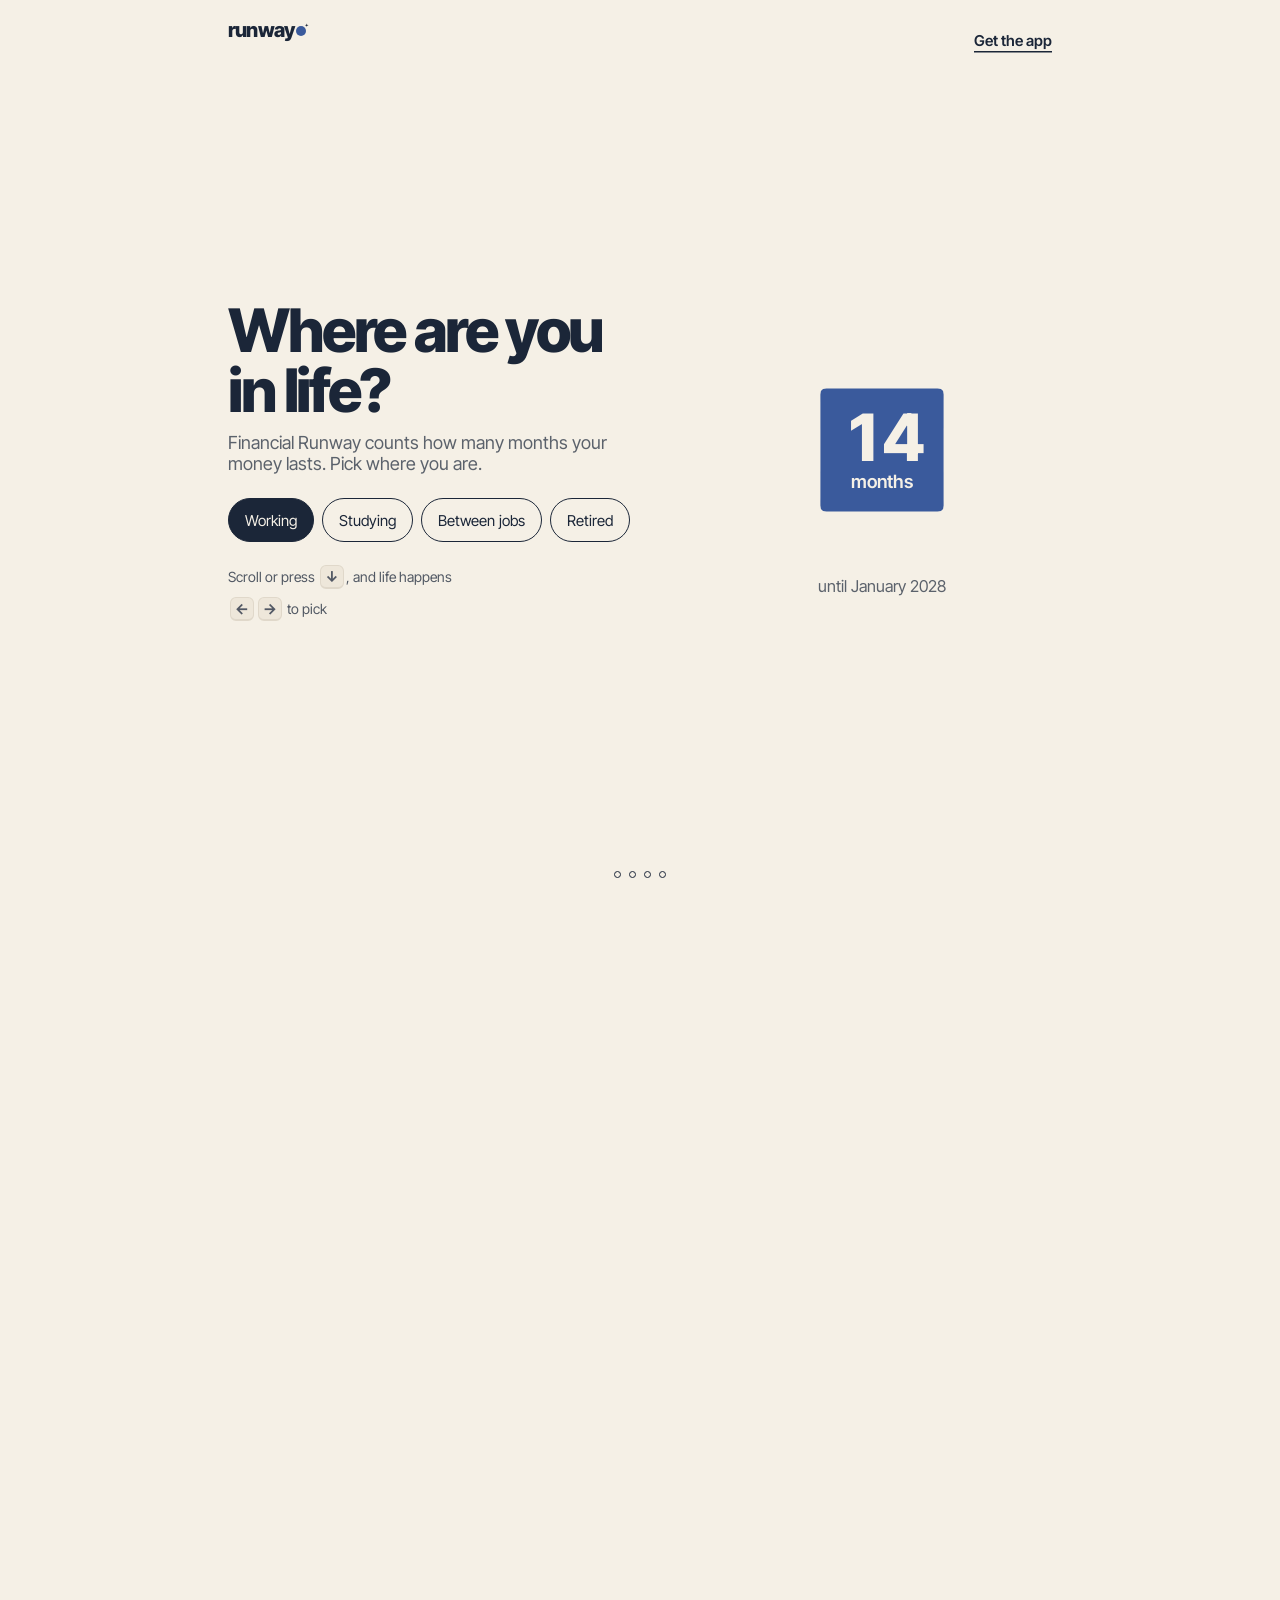
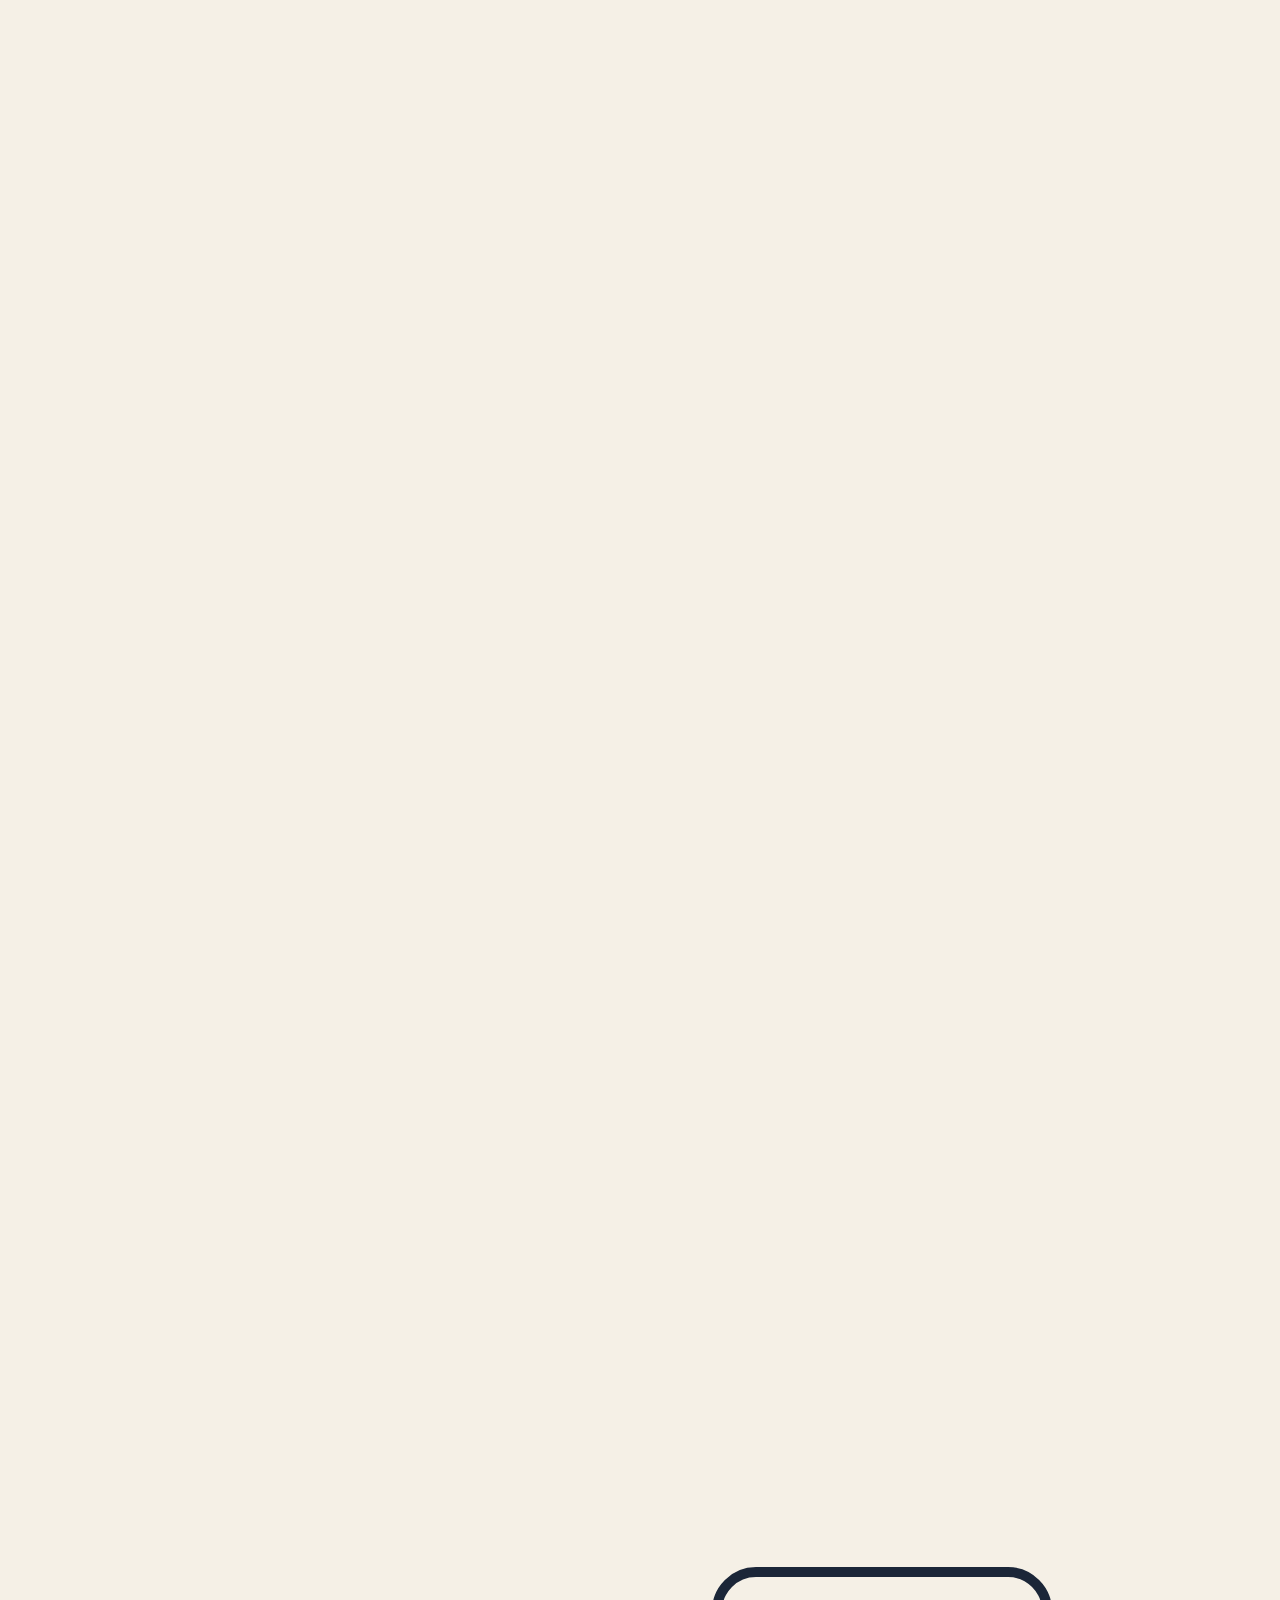
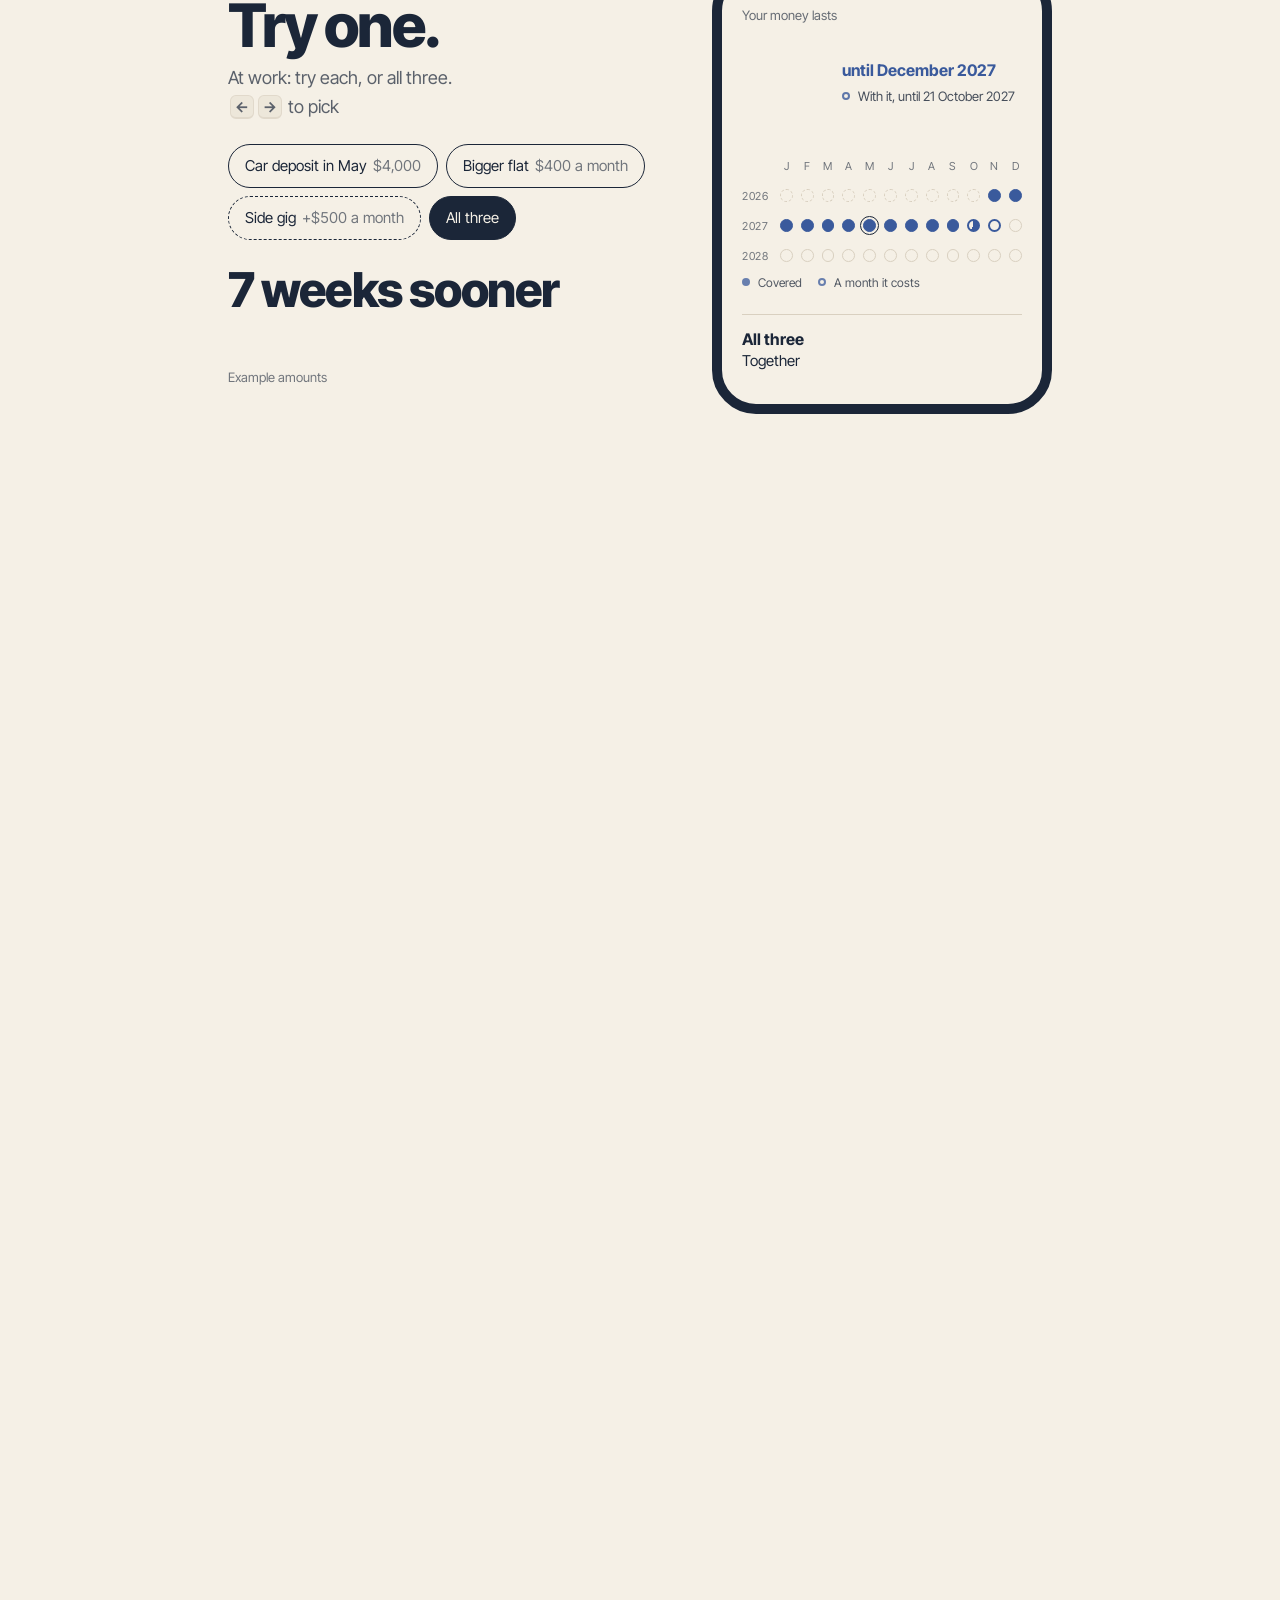
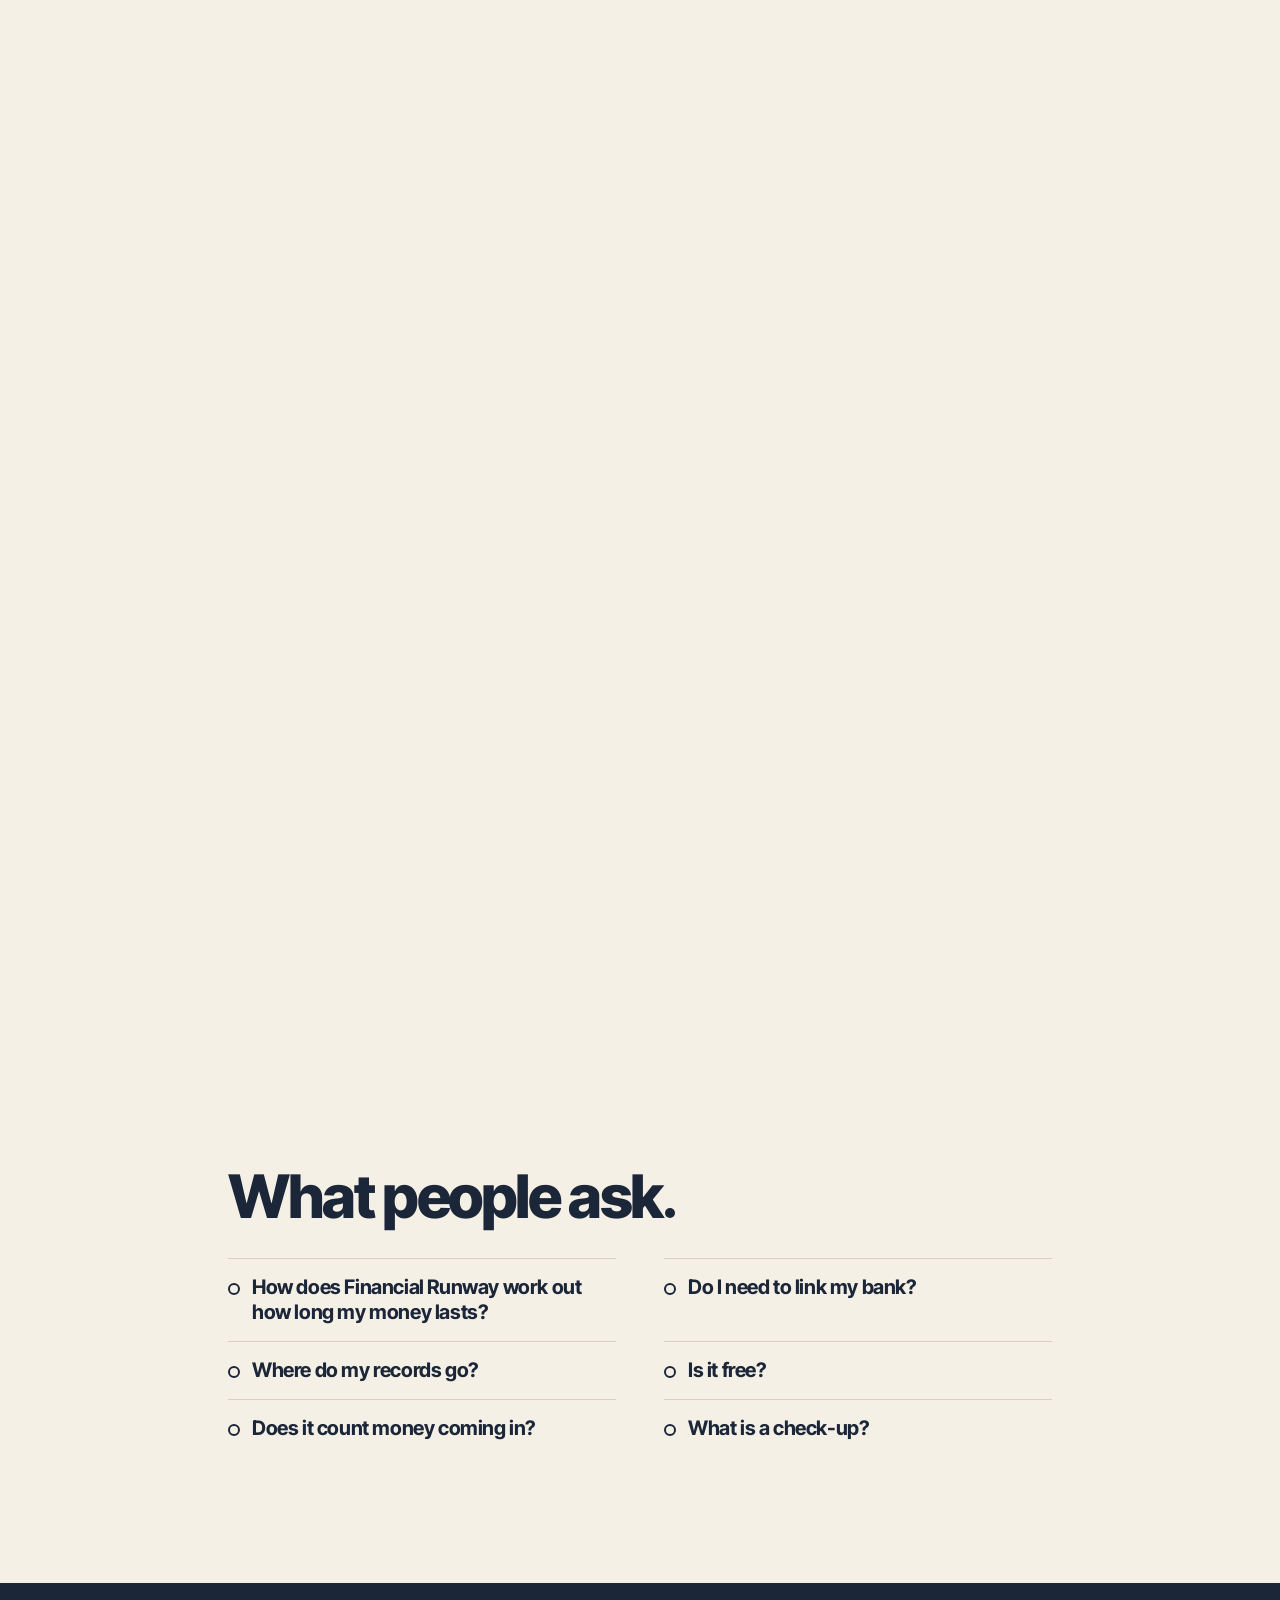
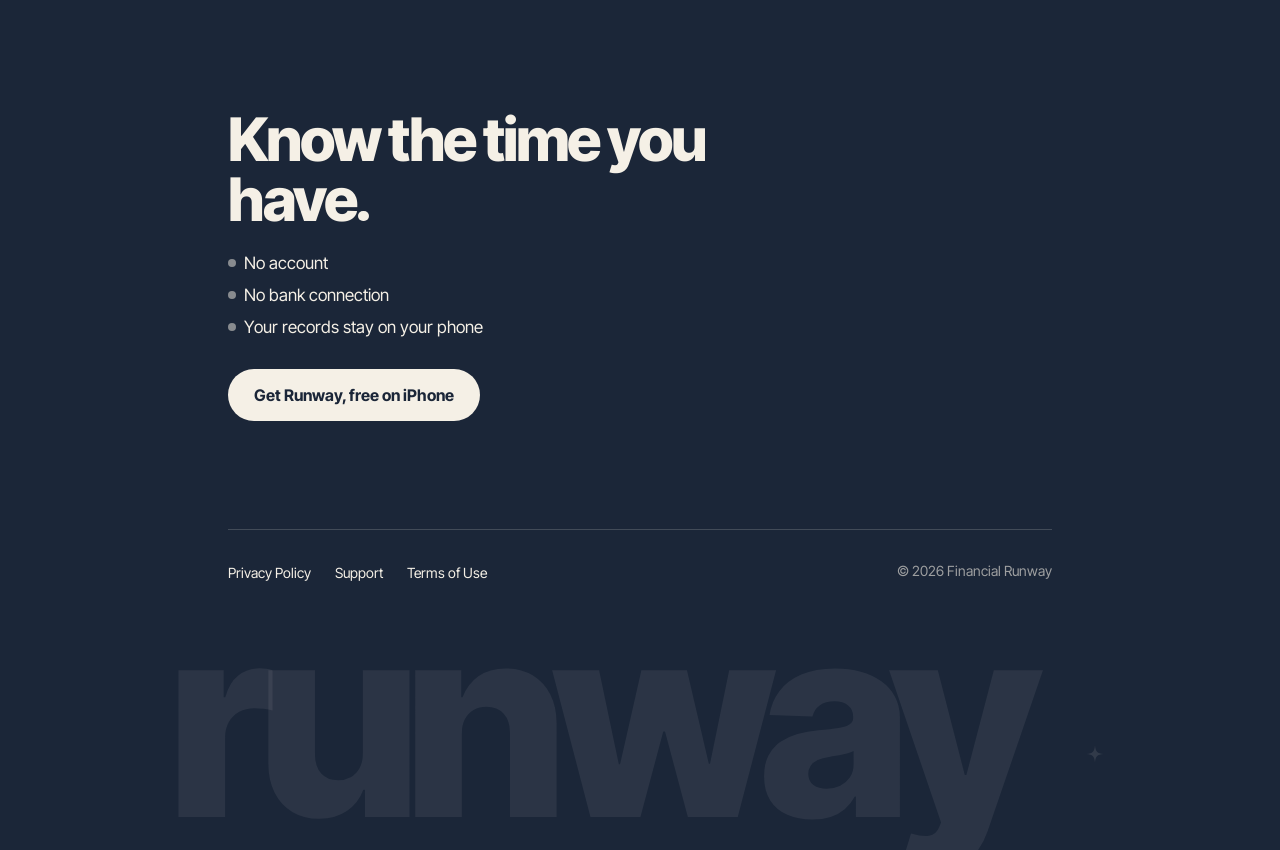
<file: index.html>
<!doctype html>
<html lang="en">
  <head>
    <meta charset="utf-8" />
    <meta name="viewport" content="width=device-width, initial-scale=1" />
    <title>Financial Runway: your money, counted in time</title>
    <meta
      name="description"
      content="Your money, counted in time: how many months it lasts from today, and the month it reaches. An iPhone app with no account and no bank connection."
    />
    <link rel="canonical" href="https://echoshihtw.github.io/runway-site/" />
    <meta property="og:type" content="website" />
    <meta property="og:site_name" content="Financial Runway" />
    <meta property="og:url" content="https://echoshihtw.github.io/runway-site/" />
    <meta property="og:title" content="Financial Runway: your money, counted in time" />
    <meta
      property="og:description"
      content="Your money, counted in time: how many months it lasts from today. Private, on your iPhone, with no account and no bank connection."
    />
    <meta property="og:image" content="https://echoshihtw.github.io/runway-site/assets/og.jpg" />
    <meta property="og:image:type" content="image/jpeg" />
    <meta property="og:image:width" content="1200" />
    <meta property="og:image:height" content="630" />
    <meta
      property="og:image:alt"
      content="Financial Runway: the headline Your money, counted in time, beside a phone showing the app&#39;s home, a blue circle reading 13 months with its star and a Check up button, rising out of a blue horizon."
    />
    <meta name="twitter:card" content="summary_large_image" />
    <meta name="apple-itunes-app" content="app-id=6778675088" />
    <meta name="theme-color" content="#F5F0E6" />
    <meta name="google-site-verification" content="hA69JEunR_s5TkyjVGfzPvGgTUIfKet-bYDSL2xrBj4" />
    <link rel="icon" type="image/svg+xml" href="assets/icon.svg" />
    <link rel="apple-touch-icon" href="assets/icon-180.png" />
    <link rel="preload" href="assets/fonts/InterTight.ttf" as="font" type="font/ttf" crossorigin />
    <script type="application/ld+json">
    {"@context":"https://schema.org","@type":"SoftwareApplication","name":"Financial Runway","operatingSystem":"iOS","applicationCategory":"FinanceApplication","description":"Your money, counted in time: how many months it lasts from today. No account and no bank connection.","url":"https://echoshihtw.github.io/runway-site/","downloadUrl":"https://apps.apple.com/app/id6778675088","offers":{"@type":"Offer","price":"0","priceCurrency":"USD"}}
    </script>
    <link rel="stylesheet" href="assets/home.css" />
    <script src="assets/home.js" defer></script>
  </head>
  <body>
<a class="skip" href="#main">Skip to content</a>
<a class="pin" id="pin" href="https://apps.apple.com/app/apple-store/id6778675088?pt=128981651&amp;ct=landing-pin&amp;mt=8" tabindex="-1" aria-hidden="true">Get the app</a>
<div class="carrier" id="carrier" aria-hidden="true"></div>
<header class="top">
  <a class="brand" href="./" aria-label="Runway, home"><span>runway</span><svg class="mark" viewBox="0 0 30 32" aria-hidden="true"><circle cx="12" cy="20" r="10" fill="currentColor" class="mc"/><path transform="translate(19.62 4.74) scale(0.0764)" d="M50 0 C54 38 62 46 100 50 C62 54 54 62 50 100 C46 62 38 54 0 50 C38 46 46 38 50 0Z" class="ms"/></svg></a>
  <a class="get" href="https://apps.apple.com/app/apple-store/id6778675088?pt=128981651&amp;ct=landing-head&amp;mt=8">Get the app</a>
</header>
<main id="main">
<div class="story">
  <div class="stage" id="stage" aria-hidden="true">
    <div class="wrap" id="wrap">
      <div class="phone" id="phone"></div>
      <div class="bit tri" id="btri"></div><div class="bit sq" id="bsq"></div>
      <div class="solid"><div class="shape" id="shape"></div></div>
      <svg class="star" id="star" viewBox="0 0 100 100"><path d="M50 0 C54 38 62 46 100 50 C62 54 54 62 50 100 C46 62 38 54 0 50 C38 46 46 38 50 0Z" fill="#1B2638"/></svg>
      <div class="app cnum" id="cnum">13</div>
      <div class="app cline" id="cline"></div>
      <div class="app flash" id="flash"></div>
    </div>
  </div>

  <div class="dots" id="dots" aria-hidden="true"><i></i><i></i><i></i><i></i></div>
  <div class="steps">
    <section class="step" data-step="0"><div>
      <h1>Where are you in life?</h1>
      <p class="lead">Financial Runway counts how many months your money lasts. Pick where you are.</p>
      <div class="chips" id="chips" role="radiogroup" aria-label="Where are you in life?">
        <button class="on" data-life="0">Working</button><button data-life="1">Studying</button>
        <button data-life="2">Between jobs</button><button data-life="3">Retired</button>
      </div>
      <div class="hint">Scroll<span class="kb"> or press <kbd aria-label="Down">↓</kbd>,</span><span class="touch">,</span> and life happens<span class="touch"> ↓</span><span class="kb pick"><kbd aria-label="Left">←</kbd><kbd aria-label="Right">→</kbd> to pick</span></div>
    </div></section>
    <section class="step" data-step="1"><div>
      <h2 id="h1">Rent goes up.</h2>
      <p class="lead"><span class="delta" id="d1">−3 months</span><span class="vh" id="s1"></span></p>
    </div></section>
    <section class="step" data-step="2"><div>
      <h2 id="h2">You get a raise.</h2>
      <p class="lead"><span class="delta" id="d2">+4 months</span><span class="vh" id="s2"></span></p>
    </div></section>
    <section class="step" data-step="3"><div>
      <h2 id="h3">A friend's wedding abroad.</h2>
      <p class="lead"><span class="delta" id="d3">−2 months</span><span class="vh" id="s3"></span></p>
    </div></section>
    <section class="step" data-step="4"><div>
      <h2>Financial Runway keeps that number true.</h2>
      <p class="lead">A check-up a week. No account. No bank connection.</p>
    </div></section>
  </div>
</div>

<section class="beat" aria-label="Wait. What if?">
  <div class="hold"><p class="w1" id="w1" aria-hidden="true">Wait<i class="pt" id="pt1">.</i></p><p class="w2" id="w2" aria-hidden="true">What if<i class="el"></i><i class="el"></i><i class="pt" id="pt2">.</i></p></div>
</section>

<div class="planrun" id="planrun">
<section class="plan" aria-labelledby="plan-h">
  <div>
    <h2 id="plan-h">Try one.</h2>
    <p class="lead" id="planlead">At work: try each, or all three.</p>
    <div class="chips" id="goals" role="radiogroup" aria-label="Try a what-if"></div>
    <p class="change" id="change" aria-live="polite"></p>
    <p class="examples">Example amounts</p>
      </div>
  <div class="pphone">
    <div class="pk">Your money lasts</div>
    <div class="ptop"><div class="pcircle" id="pnum" aria-hidden="true"></div><div><div class="puntil" id="puntil"></div><div class="psecond" id="psecond"></div></div></div>
    <div class="planner" id="planner" aria-hidden="true"></div>
    <p class="vh" id="plansay"></p>
    <div class="key" aria-hidden="true"><span><i class="d"></i>Covered</span><span id="lmore" hidden><i></i>With it</span><span id="lused" hidden><i class="u"></i>A month it costs</span></div>
    <div class="prow" id="prow" aria-live="polite"></div>
  </div>
</section>
</div>

<section class="asks" aria-labelledby="asks-h">
  <h2 id="asks-h">What people ask<i class="pt" id="pt3">.</i></h2>
  <div class="qas">
    <details class="qa"><summary><h3>How does Financial Runway work out how long my money lasts?</h3></summary><p>You type what you have, what you owe and what you usually spend. Runway takes the money you can use, divides it by what goes out each month, and shows the months it lasts and the month it reaches.</p></details>
    <details class="qa"><summary><h3>Do I need to link my bank?</h3></summary><p>No. There is no account to make and no bank login. You type your balances yourself, and nothing connects to your bank.</p></details>
    <details class="qa"><summary><h3>Where do my records go?</h3></summary><p>They stay on your iPhone, in an encrypted database, and are never uploaded. Runway sends anonymous usage counts that never include amounts, balances, names or notes.</p></details>
    <details class="qa"><summary><h3>Is it free?</h3></summary><p>Yes. Financial Runway is free on iPhone.</p></details>
    <details class="qa"><summary><h3>Does it count money coming in?</h3></summary><p>The main number leaves money coming in out, so it shows how long you would be fine if it stopped. Add your pay, a pension or pocket money, and a second line shows what it adds.</p></details>
    <details class="qa"><summary><h3>What is a check-up?</h3></summary><p>Once a week you type today's balances. Runway compares them with what it expected and asks only about the differences, so the number stays true without writing down every spend.</p></details>
  </div>
</section>

</main>

<footer class="foot">
  <div class="in">
    <h2>Know the time you have<i class="pt" id="pt4">.</i></h2>
    <ul class="promise" aria-label="Privacy">
      <li>No account</li><li>No bank connection</li><li>Your records stay on your phone</li>
    </ul>
    <a class="cta" href="https://apps.apple.com/app/apple-store/id6778675088?pt=128981651&amp;ct=landing-foot&amp;mt=8">Get Runway, free on iPhone</a>
    <div class="small">
      <nav aria-label="More"><ul>
        <li><a href="privacy/">Privacy Policy</a></li>
        <li><a href="support/">Support</a></li>
        <li><a href="https://www.apple.com/legal/internet-services/itunes/dev/stdeula/">Terms of Use</a></li>
      </ul></nav>
      <span>© 2026 Financial Runway</span>
    </div>
  </div>
  <div class="water" aria-hidden="true"><span>runway</span><svg class="mark" viewBox="0 0 30 32" aria-hidden="true"><circle cx="12" cy="20" r="10" fill="currentColor" class="mc"/><g class="lit"><path transform="translate(19.62 4.74) scale(0.0764)" d="M50 0 C54 38 62 46 100 50 C62 54 54 62 50 100 C46 62 38 54 0 50 C38 46 46 38 50 0Z" class="ms"/></g></svg></div>
</footer>
  </body>
</html>
</file>
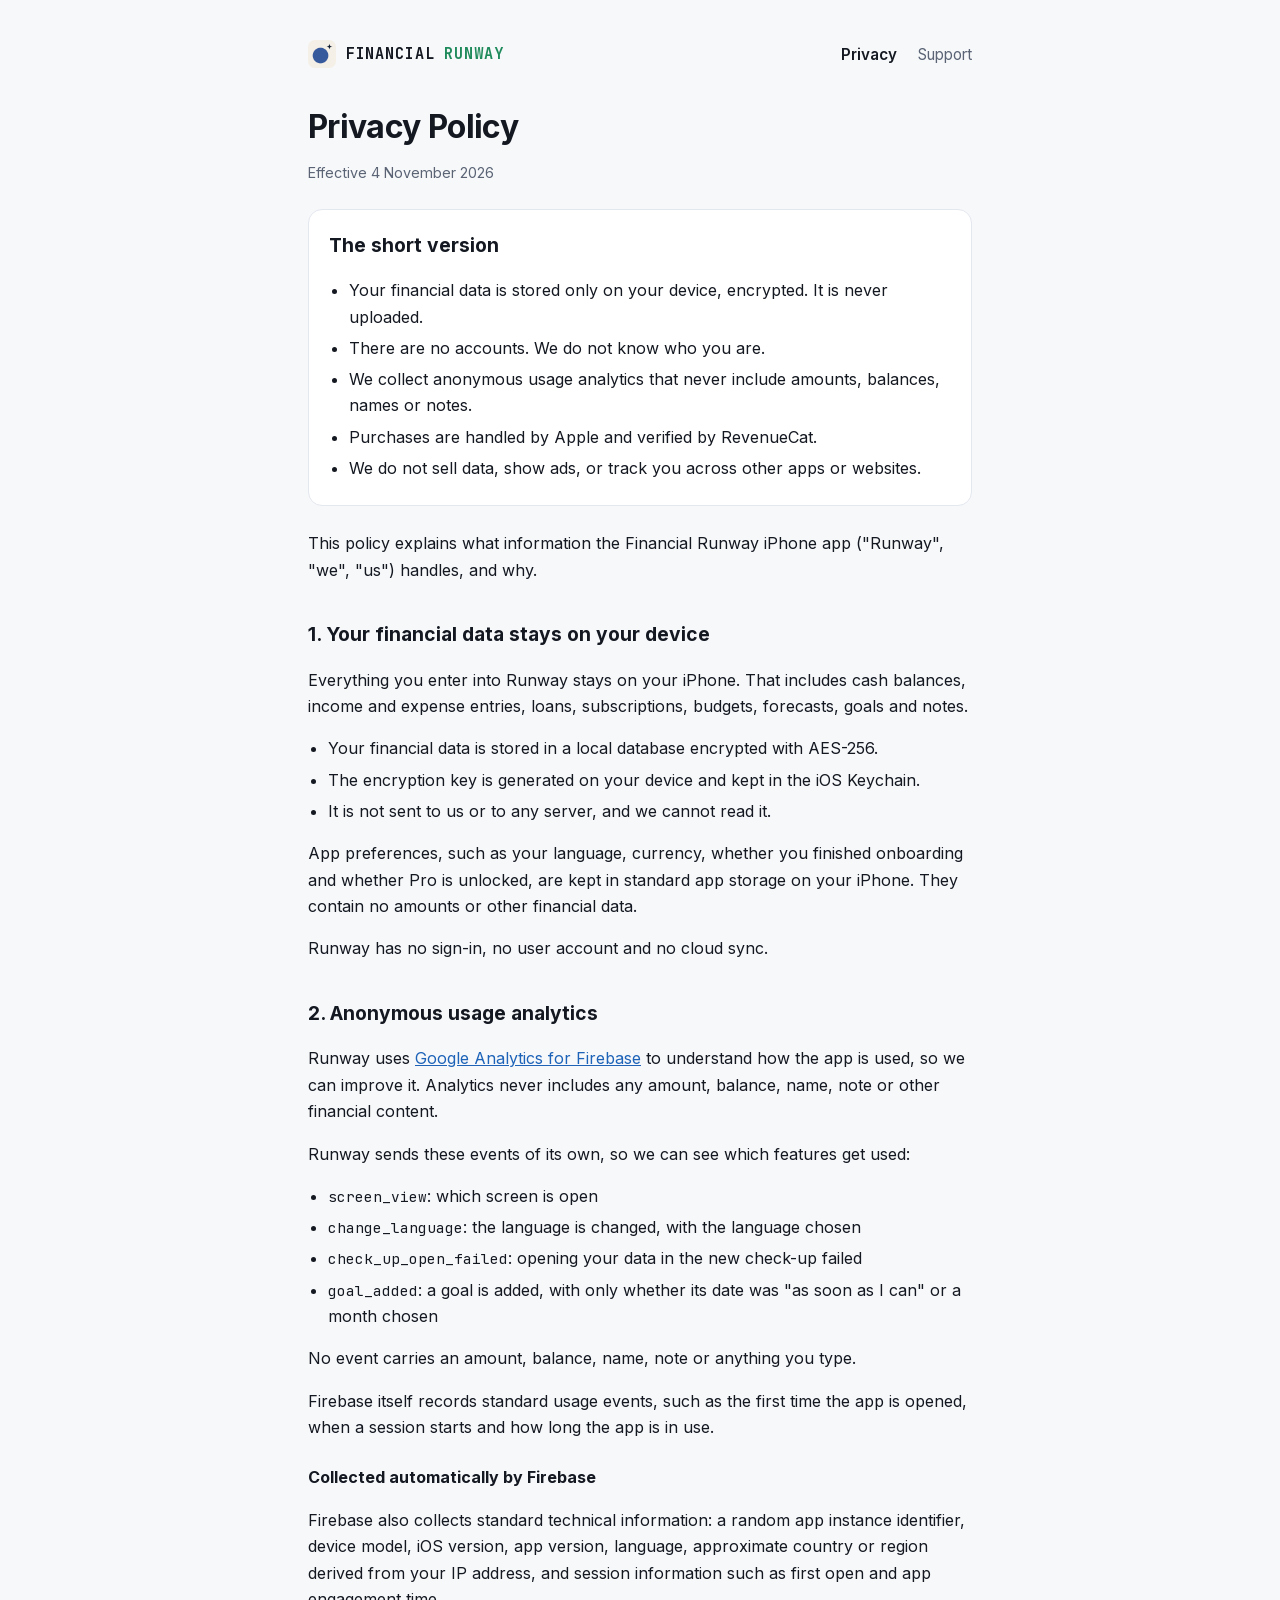
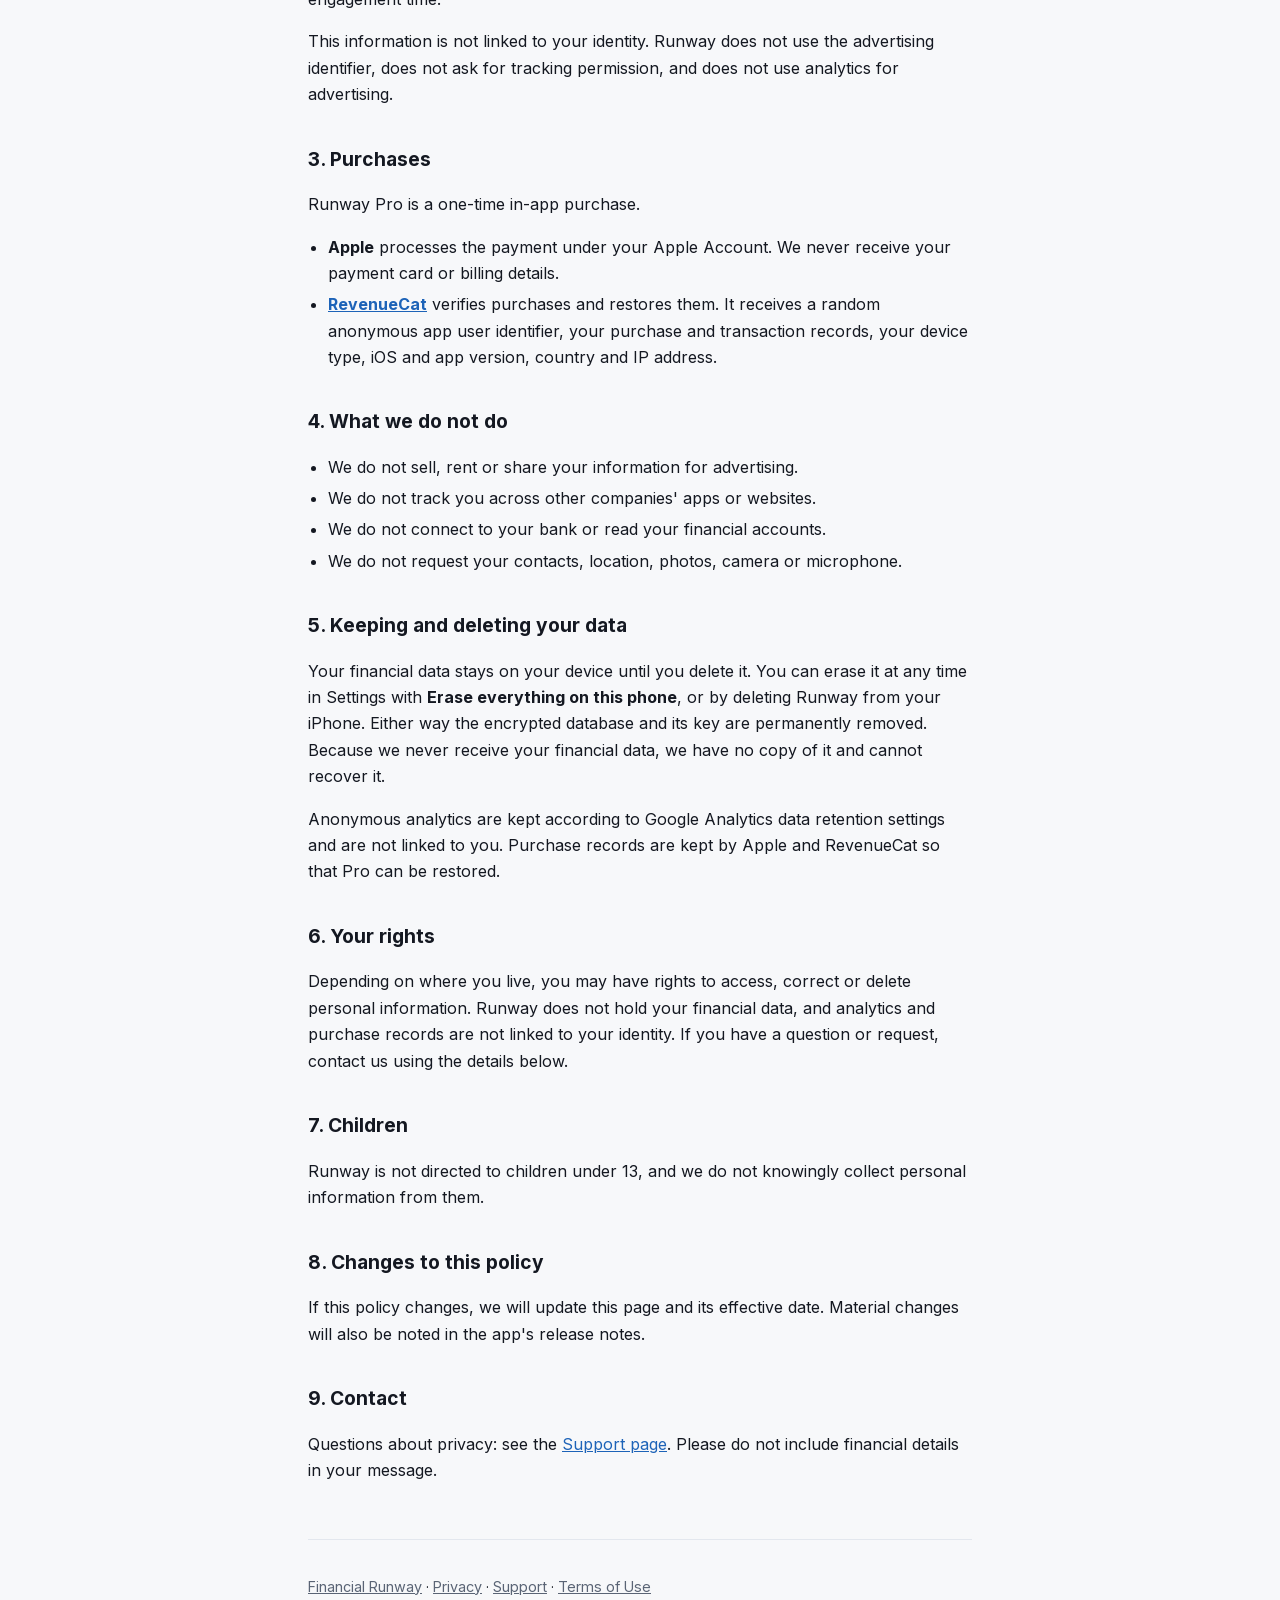
<file: privacy/index.html>
<!doctype html>
<html lang="en">
  <head>
    <meta charset="utf-8" />
    <meta name="viewport" content="width=device-width, initial-scale=1" />
    <title>Privacy Policy · Financial Runway</title>
    <meta
      name="description"
      content="Financial Runway privacy policy: your financial data stays encrypted on your device."
    />
    <link rel="canonical" href="https://echoshihtw.github.io/runway-site/privacy/" />
    <meta property="og:type" content="website" />
    <meta property="og:url" content="https://echoshihtw.github.io/runway-site/privacy/" />
    <meta property="og:site_name" content="Financial Runway" />
    <meta property="og:title" content="Privacy Policy · Financial Runway" />
    <meta
      property="og:description"
      content="What Financial Runway stores, where it stores it, and what never leaves your phone."
    />
    <meta property="og:image" content="https://echoshihtw.github.io/runway-site/assets/og.jpg" />
    <meta property="og:image:type" content="image/jpeg" />
    <meta property="og:image:width" content="1200" />
    <meta property="og:image:height" content="630" />
    <meta
      property="og:image:alt"
      content="Financial Runway: the headline Your money, counted in time, beside a phone showing the app&#39;s home, a blue circle reading 13 months with its star and a Check up button, rising out of a blue horizon."
    />
    <meta name="twitter:card" content="summary_large_image" />
    <link rel="icon" type="image/png" sizes="180x180" href="../assets/icon-180.png" />
    <link rel="apple-touch-icon" href="../assets/icon-180.png" />
    <meta name="theme-color" content="#040d1a" />
    <link rel="stylesheet" href="../assets/site.css" />
  </head>
  <body>
    <div class="wrap">
      <header class="site">
        <a class="brand" href="../"
          ><img src="../assets/icon-180.png" alt="" width="28" height="28" />Financial <span>Runway</span></a
        >
        <nav>
          <a href="./" aria-current="page">Privacy</a>
          <a href="../support/">Support</a>
        </nav>
      </header>

      <main>
        <h1>Privacy Policy</h1>
        <p class="meta">Effective 4 November 2026</p>

        <div class="card">
          <h2>The short version</h2>
          <ul>
            <li>Your financial data is stored only on your device, encrypted. It is never uploaded.</li>
            <li>There are no accounts. We do not know who you are.</li>
            <li>We collect anonymous usage analytics that never include amounts, balances, names or notes.</li>
            <li>Purchases are handled by Apple and verified by RevenueCat.</li>
            <li>We do not sell data, show ads, or track you across other apps or websites.</li>
          </ul>
        </div>

        <p>
          This policy explains what information the Financial Runway iPhone app ("Runway", "we", "us") handles, and why.
        </p>

        <h2>1. Your financial data stays on your device</h2>
        <p>
          Everything you enter into Runway stays on your iPhone. That includes cash balances, income and expense
          entries, loans, subscriptions, budgets, forecasts, goals and notes.
        </p>
        <ul>
          <li>Your financial data is stored in a local database encrypted with AES-256.</li>
          <li>The encryption key is generated on your device and kept in the iOS Keychain.</li>
          <li>It is not sent to us or to any server, and we cannot read it.</li>
        </ul>
        <p>
          App preferences, such as your language, currency, whether you finished onboarding and whether Pro is unlocked,
          are kept in standard app storage on your iPhone. They contain no amounts or other financial data.
        </p>
        <p>Runway has no sign-in, no user account and no cloud sync.</p>

        <h2>2. Anonymous usage analytics</h2>
        <p>
          Runway uses <a href="https://firebase.google.com/support/privacy">Google Analytics for Firebase</a> to
          understand how the app is used, so we can improve it. Analytics never includes any amount, balance, name, note
          or other financial content.
        </p>

        <p>Runway sends these events of its own, so we can see which features get used:</p>
        <ul id="analytics-events">
          <li><code>screen_view</code>: which screen is open</li>
          <li><code>change_language</code>: the language is changed, with the language chosen</li>
          <li><code>check_up_open_failed</code>: opening your data in the new check-up failed</li>
          <li><code>goal_added</code>: a goal is added, with only whether its date was "as soon as I can" or a month chosen</li>
        </ul>
        <p>No event carries an amount, balance, name, note or anything you type.</p>
        <p>
          Firebase itself records standard usage events, such as the first time the app is opened, when a session starts
          and how long the app is in use.
        </p>

        <h3>Collected automatically by Firebase</h3>
        <p>
          Firebase also collects standard technical information: a random app instance identifier, device model, iOS
          version, app version, language, approximate country or region derived from your IP address, and session
          information such as first open and app engagement time.
        </p>
        <p>
          This information is not linked to your identity. Runway does not use the advertising identifier, does not ask
          for tracking permission, and does not use analytics for advertising.
        </p>

        <h2>3. Purchases</h2>
        <p>Runway Pro is a one-time in-app purchase.</p>
        <ul>
          <li>
            <strong>Apple</strong> processes the payment under your Apple Account. We never receive your payment card or
            billing details.
          </li>
          <li>
            <strong><a href="https://www.revenuecat.com/privacy/">RevenueCat</a></strong> verifies purchases and
            restores them. It receives a random anonymous app user identifier, your purchase and transaction records,
            your device type, iOS and app version, country and IP address.
          </li>
        </ul>

        <h2>4. What we do not do</h2>
        <ul>
          <li>We do not sell, rent or share your information for advertising.</li>
          <li>We do not track you across other companies' apps or websites.</li>
          <li>We do not connect to your bank or read your financial accounts.</li>
          <li>We do not request your contacts, location, photos, camera or microphone.</li>
        </ul>

        <h2>5. Keeping and deleting your data</h2>
        <p>
          Your financial data stays on your device until you delete it. You can erase it at any time in Settings with
          <strong>Erase everything on this phone</strong>, or by deleting Runway from your iPhone. Either way the
          encrypted database and its key are permanently removed. Because we never receive your financial data, we have
          no copy of it and cannot recover it.
        </p>
        <p>
          Anonymous analytics are kept according to Google Analytics data retention settings and are not linked to you.
          Purchase records are kept by Apple and RevenueCat so that Pro can be restored.
        </p>

        <h2>6. Your rights</h2>
        <p>
          Depending on where you live, you may have rights to access, correct or delete personal information. Runway
          does not hold your financial data, and analytics and purchase records are not linked to your identity. If you
          have a question or request, contact us using the details below.
        </p>

        <h2>7. Children</h2>
        <p>
          Runway is not directed to children under 13, and we do not knowingly collect personal information from them.
        </p>

        <h2>8. Changes to this policy</h2>
        <p>
          If this policy changes, we will update this page and its effective date. Material changes will also be noted
          in the app's release notes.
        </p>

        <h2>9. Contact</h2>
        <p>
          Questions about privacy: see the <a href="../support/">Support page</a>. Please do not include financial
          details in your message.
        </p>
      </main>

      <footer class="site">
        <p>
          <a href="../">Financial Runway</a> · <a href="./">Privacy</a> · <a href="../support/">Support</a> ·
          <a href="https://www.apple.com/legal/internet-services/itunes/dev/stdeula/">Terms of Use</a>
        </p>
      </footer>
    </div>
  </body>
</html>
</file>
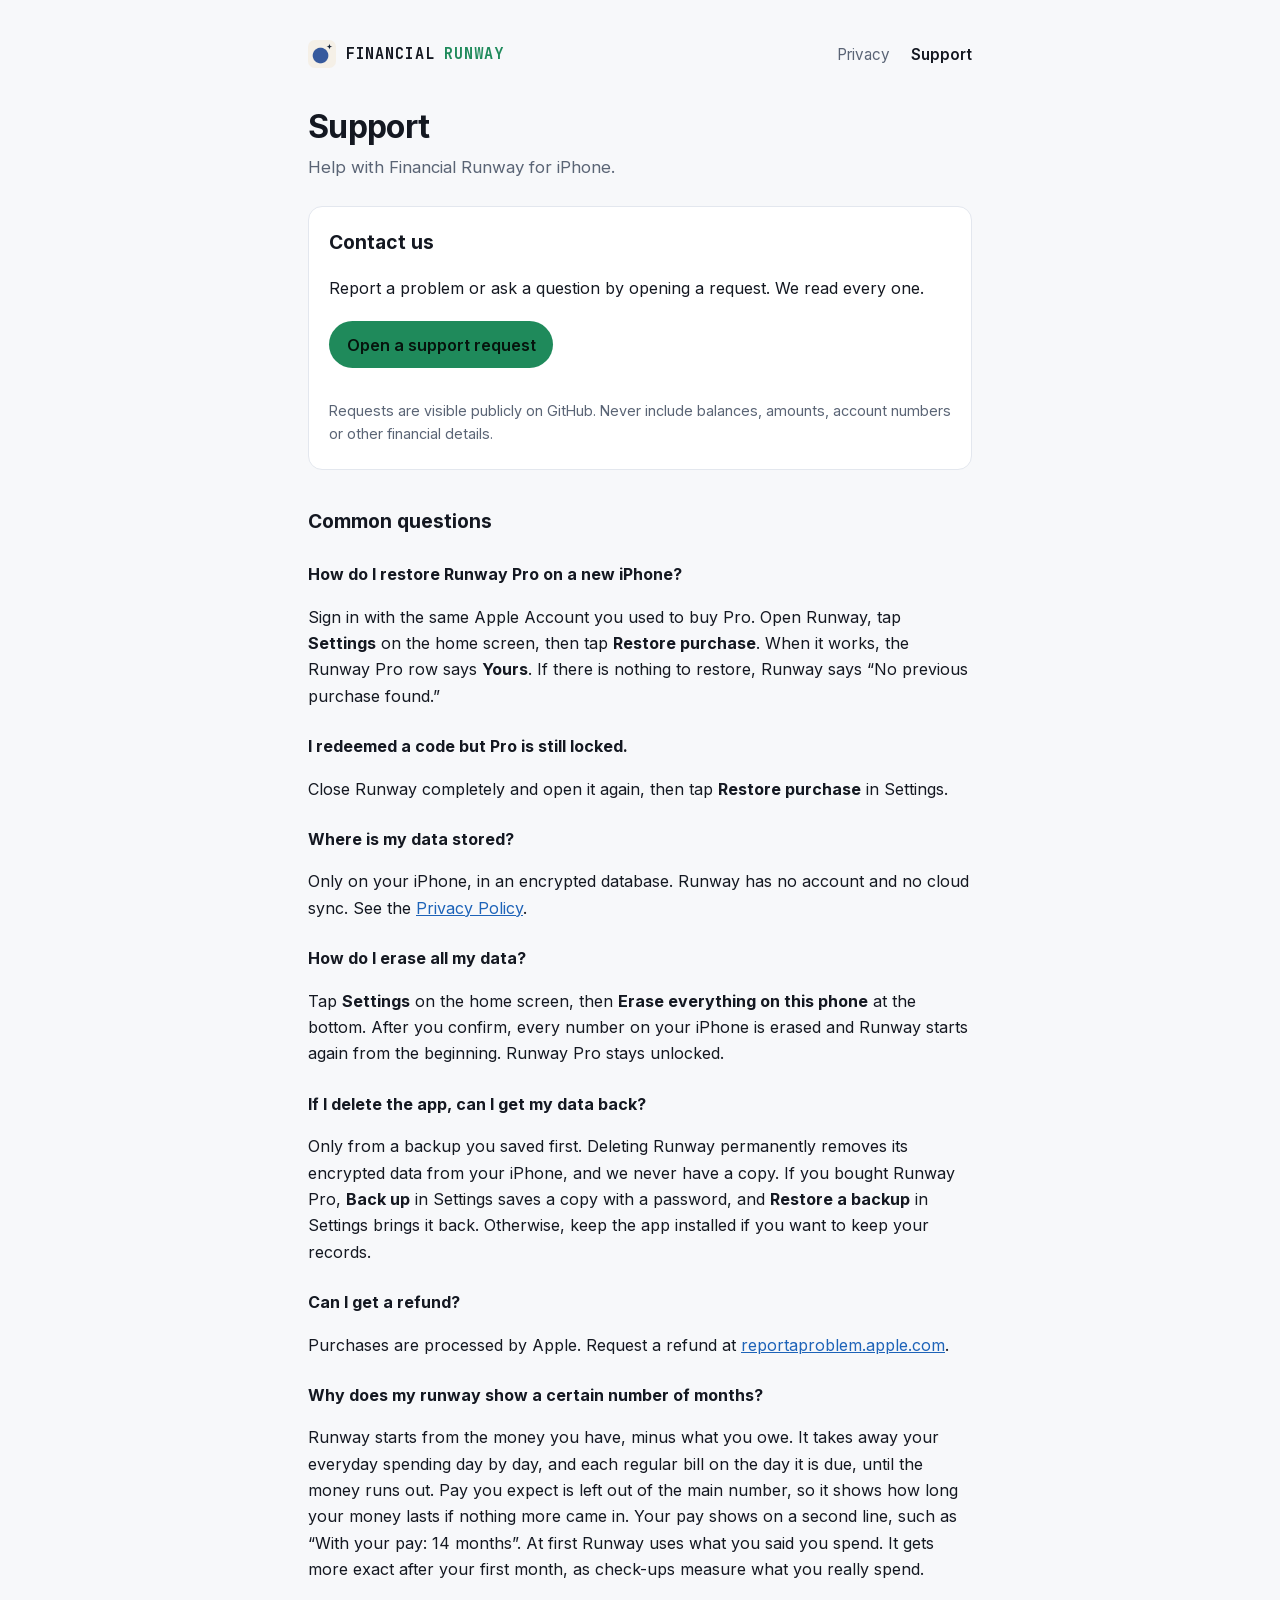
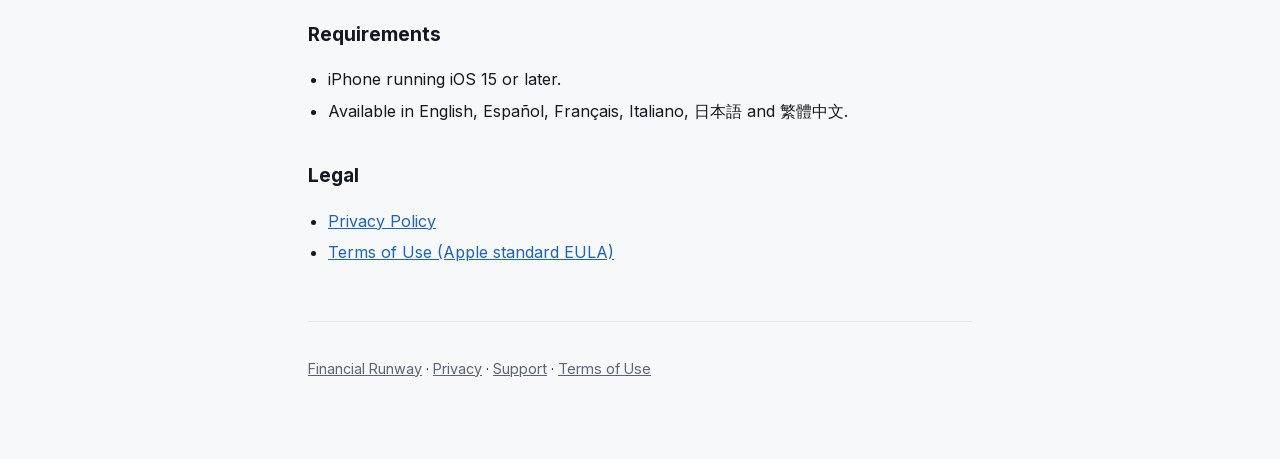
<file: support/index.html>
<!doctype html>
<html lang="en">
  <head>
    <meta charset="utf-8" />
    <meta name="viewport" content="width=device-width, initial-scale=1" />
    <title>Support · Financial Runway</title>
    <meta name="description" content="Help with Financial Runway: restoring Pro, your data, and how to contact us." />
    <link rel="canonical" href="https://echoshihtw.github.io/runway-site/support/" />
    <meta property="og:type" content="website" />
    <meta property="og:url" content="https://echoshihtw.github.io/runway-site/support/" />
    <meta property="og:site_name" content="Financial Runway" />
    <meta property="og:title" content="Support · Financial Runway" />
    <meta
      property="og:description"
      content="Help with Financial Runway: restoring Pro, your data, and how to contact us."
    />
    <meta property="og:image" content="https://echoshihtw.github.io/runway-site/assets/og.jpg" />
    <meta property="og:image:type" content="image/jpeg" />
    <meta property="og:image:width" content="1200" />
    <meta property="og:image:height" content="630" />
    <meta
      property="og:image:alt"
      content="Financial Runway: the headline Your money, counted in time, beside a phone showing the app&#39;s home, a blue circle reading 13 months with its star and a Check up button, rising out of a blue horizon."
    />
    <meta name="twitter:card" content="summary_large_image" />
    <link rel="icon" type="image/png" sizes="180x180" href="../assets/icon-180.png" />
    <link rel="apple-touch-icon" href="../assets/icon-180.png" />
    <meta name="theme-color" content="#040d1a" />
    <link rel="stylesheet" href="../assets/site.css" />
  </head>
  <body>
    <div class="wrap">
      <header class="site">
        <a class="brand" href="../"
          ><img src="../assets/icon-180.png" alt="" width="28" height="28" />Financial <span>Runway</span></a
        >
        <nav>
          <a href="../privacy/">Privacy</a>
          <a href="./" aria-current="page">Support</a>
        </nav>
      </header>

      <main>
        <h1>Support</h1>
        <p class="lede">Help with Financial Runway for iPhone.</p>

        <div class="card">
          <h2>Contact us</h2>
          <p>Report a problem or ask a question by opening a request. We read every one.</p>
          <a
            class="button"
            href="https://github.com/echoshihtw/runway/issues/new?labels=support&amp;title=Support%3A%20"
            >Open a support request</a
          >
          <p class="meta">
            Requests are visible publicly on GitHub. Never include balances, amounts, account numbers or other financial
            details.
          </p>
        </div>

        <h2>Common questions</h2>

        <h3>How do I restore Runway Pro on a new iPhone?</h3>
        <p>
          Sign in with the same Apple Account you used to buy Pro. Open Runway, tap <strong>Settings</strong> on the
          home screen, then tap <strong>Restore purchase</strong>. When it works, the Runway Pro row says
          <strong>Yours</strong>. If there is nothing to restore, Runway says &ldquo;No previous purchase found.&rdquo;
        </p>

        <h3>I redeemed a code but Pro is still locked.</h3>
        <p>Close Runway completely and open it again, then tap <strong>Restore purchase</strong> in Settings.</p>

        <h3>Where is my data stored?</h3>
        <p>
          Only on your iPhone, in an encrypted database. Runway has no account and no cloud sync. See the
          <a href="../privacy/">Privacy Policy</a>.
        </p>

        <h3>How do I erase all my data?</h3>
        <p>
          Tap <strong>Settings</strong> on the home screen, then <strong>Erase everything on this phone</strong> at the
          bottom. After you confirm, every number on your iPhone is erased and Runway starts again from the beginning.
          Runway Pro stays unlocked.
        </p>

        <h3>If I delete the app, can I get my data back?</h3>
        <p>
          Only from a backup you saved first. Deleting Runway permanently removes its encrypted data from your iPhone,
          and we never have a copy. If you bought Runway Pro, <strong>Back up</strong> in Settings saves a copy with a
          password, and <strong>Restore a backup</strong> in Settings brings it back. Otherwise, keep the app installed
          if you want to keep your records.
        </p>

        <h3>Can I get a refund?</h3>
        <p>
          Purchases are processed by Apple. Request a refund at
          <a href="https://reportaproblem.apple.com">reportaproblem.apple.com</a>.
        </p>

        <h3>Why does my runway show a certain number of months?</h3>
        <p>
          Runway starts from the money you have, minus what you owe. It takes away your everyday spending day by day,
          and each regular bill on the day it is due, until the money runs out. Pay you expect is left out of the main
          number, so it shows how long your money lasts if nothing more came in. Your pay shows on a second line, such
          as &ldquo;With your pay: 14 months&rdquo;. At first Runway uses what you said you spend. It gets more exact
          after your first month, as check-ups measure what you really spend.
        </p>

        <h2>Requirements</h2>
        <ul>
          <li>iPhone running iOS 15 or later.</li>
          <li>Available in English, Español, Français, Italiano, 日本語 and 繁體中文.</li>
        </ul>

        <h2>Legal</h2>
        <ul>
          <li><a href="../privacy/">Privacy Policy</a></li>
          <li>
            <a href="https://www.apple.com/legal/internet-services/itunes/dev/stdeula/"
              >Terms of Use (Apple standard EULA)</a
            >
          </li>
        </ul>
      </main>

      <footer class="site">
        <p>
          <a href="../">Financial Runway</a> · <a href="../privacy/">Privacy</a> · <a href="./">Support</a> ·
          <a href="https://www.apple.com/legal/internet-services/itunes/dev/stdeula/">Terms of Use</a>
        </p>
      </footer>
    </div>
  </body>
</html>
</file>
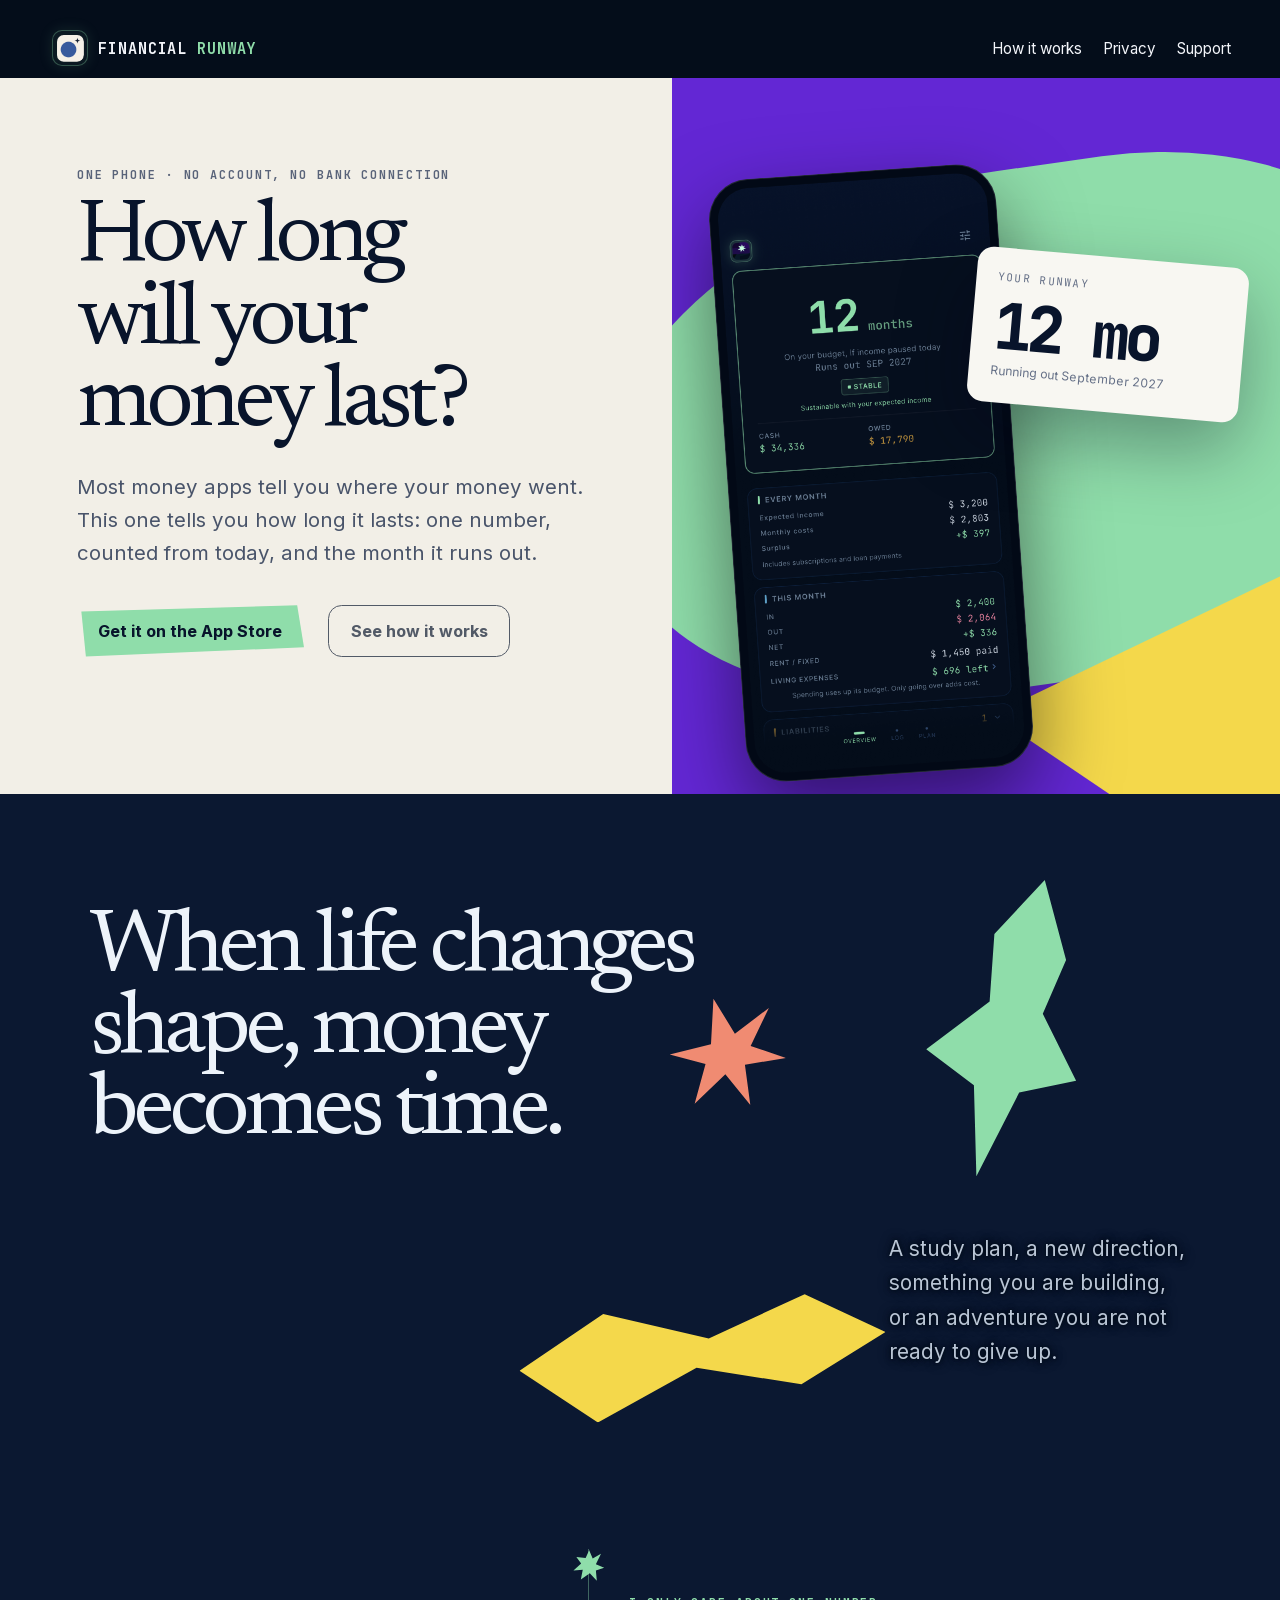
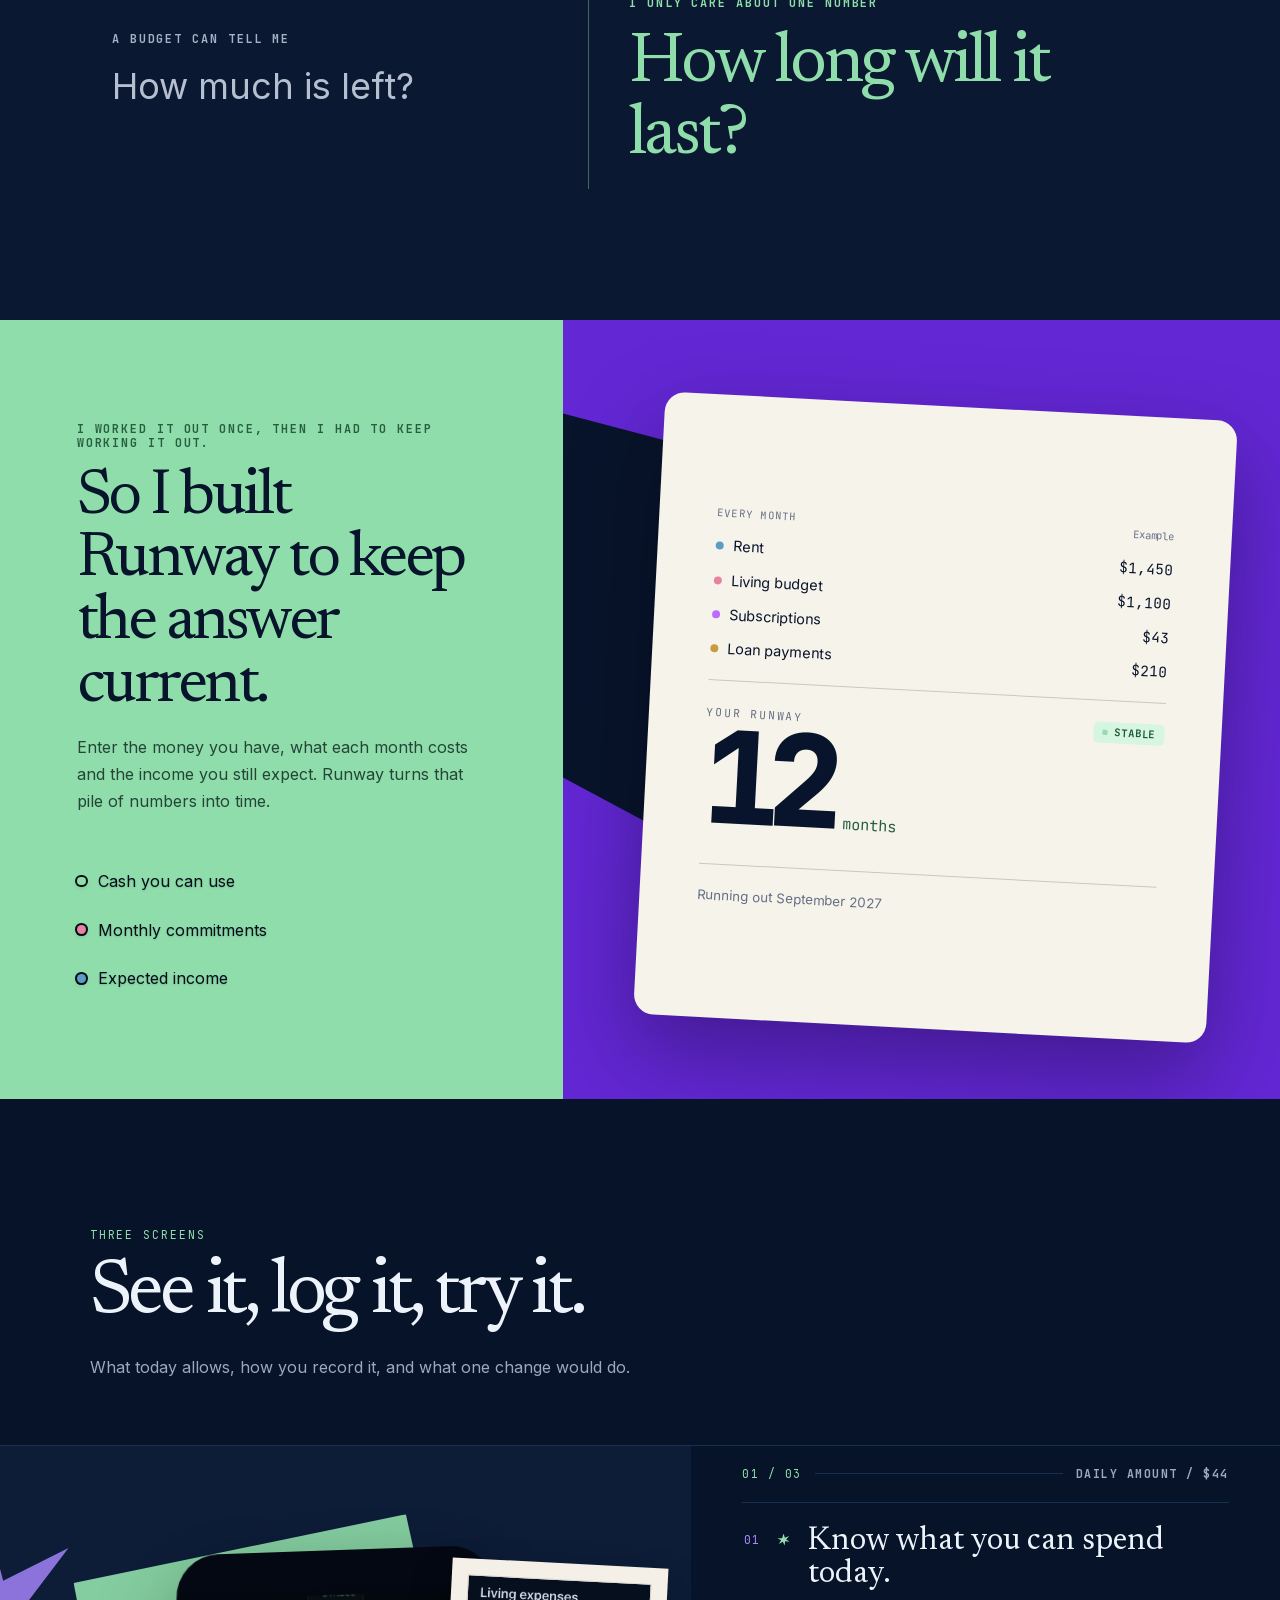
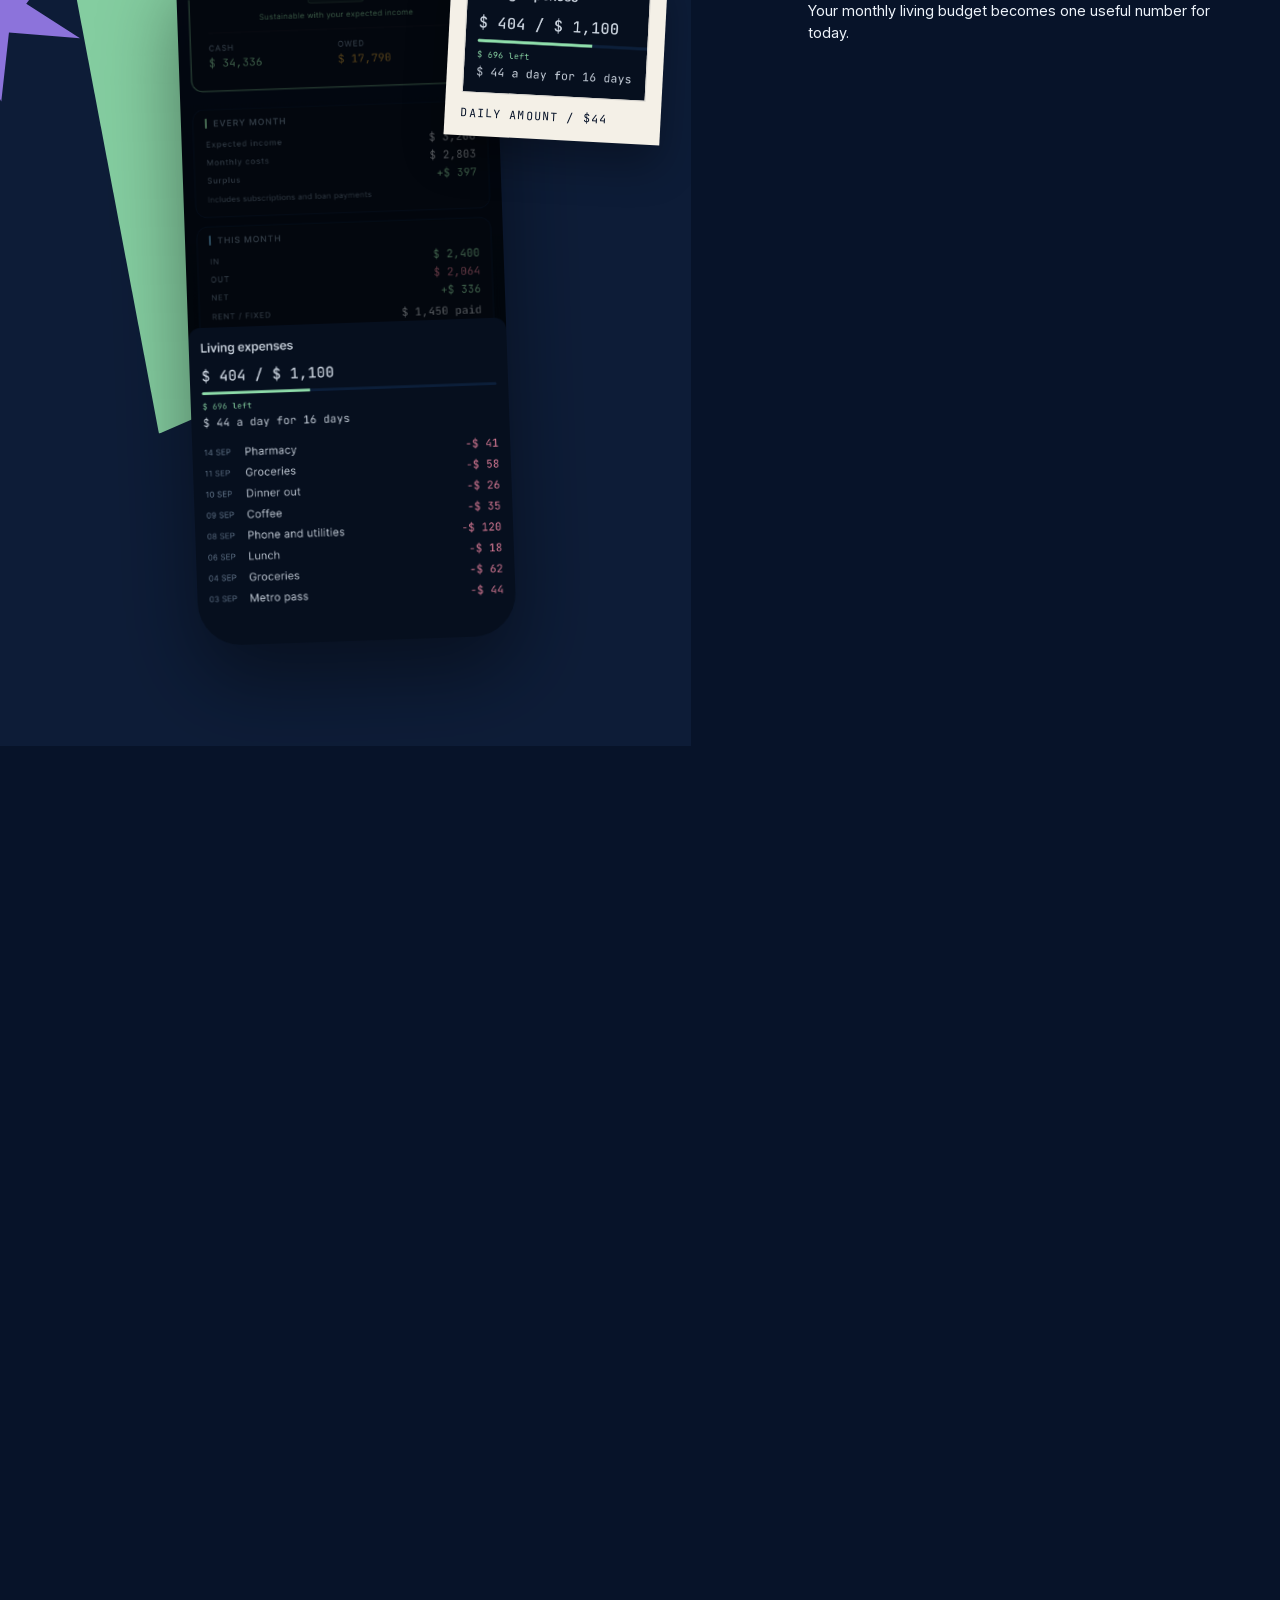
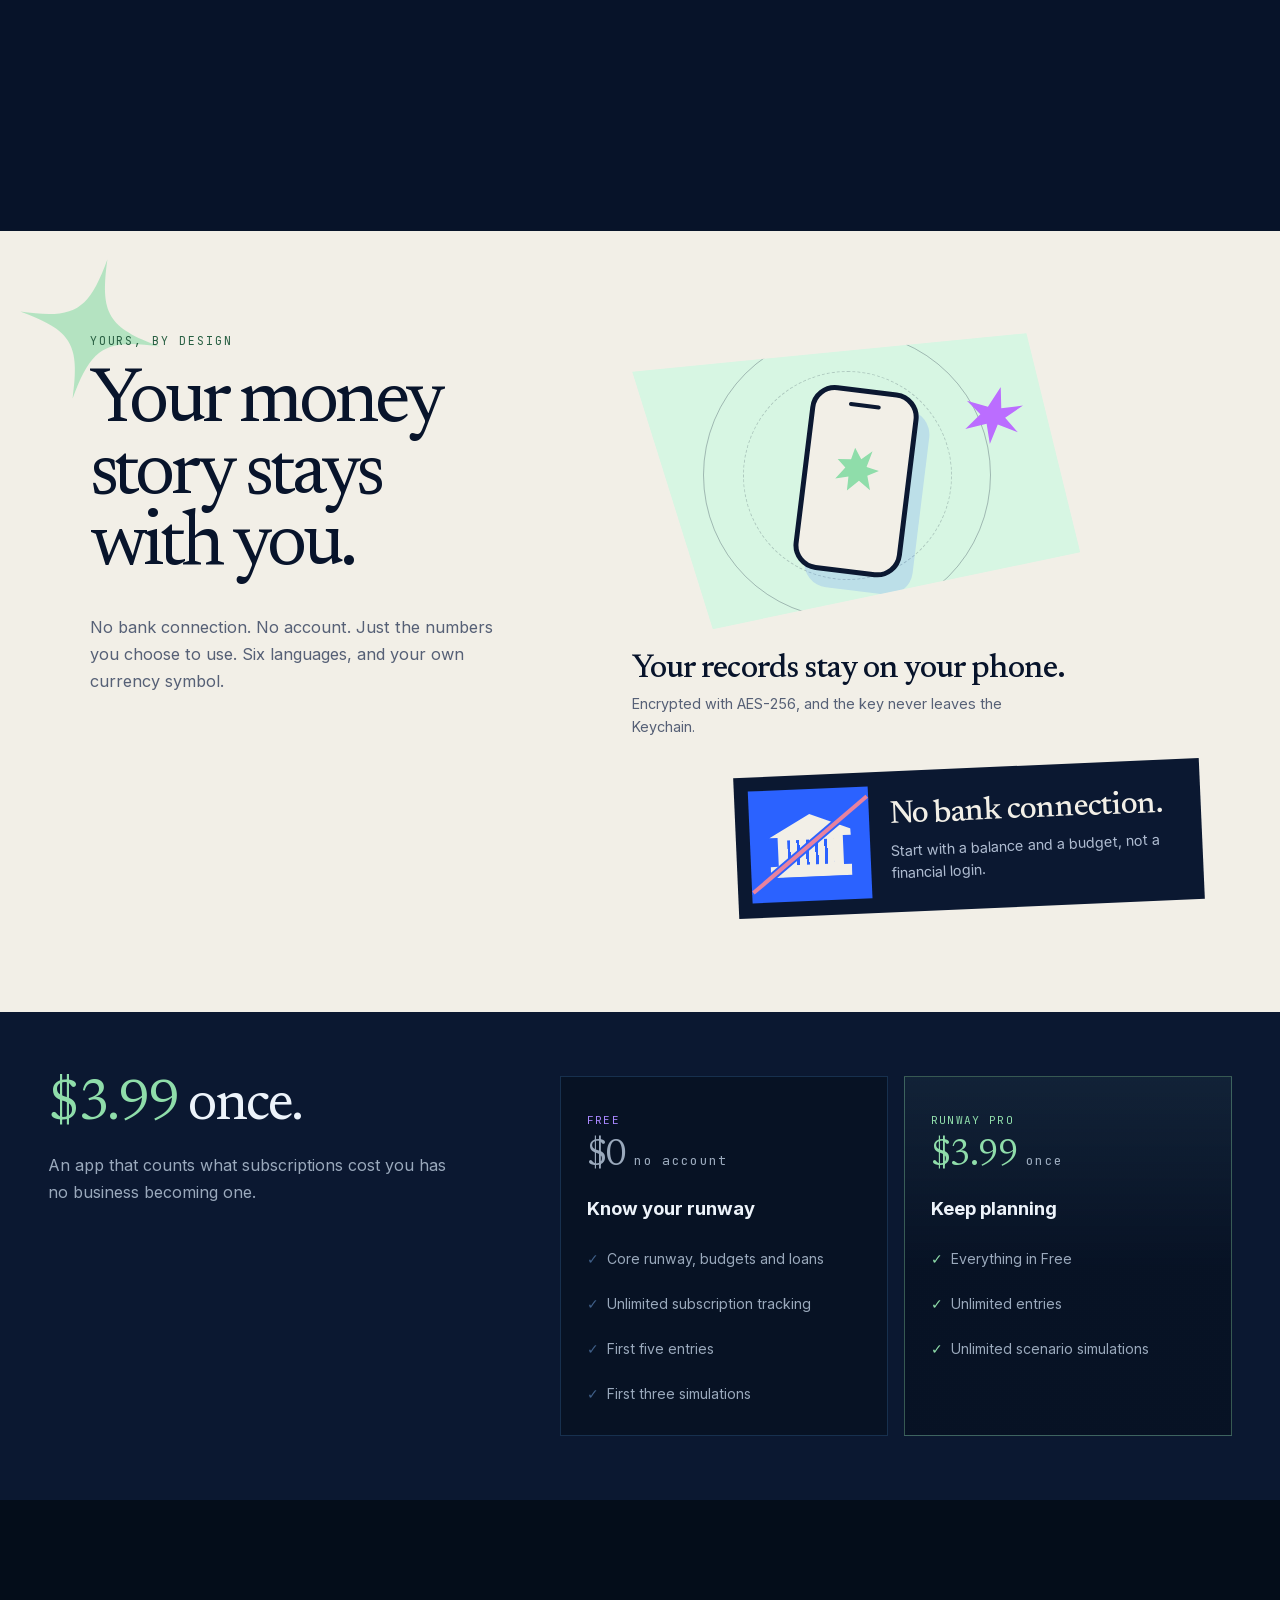
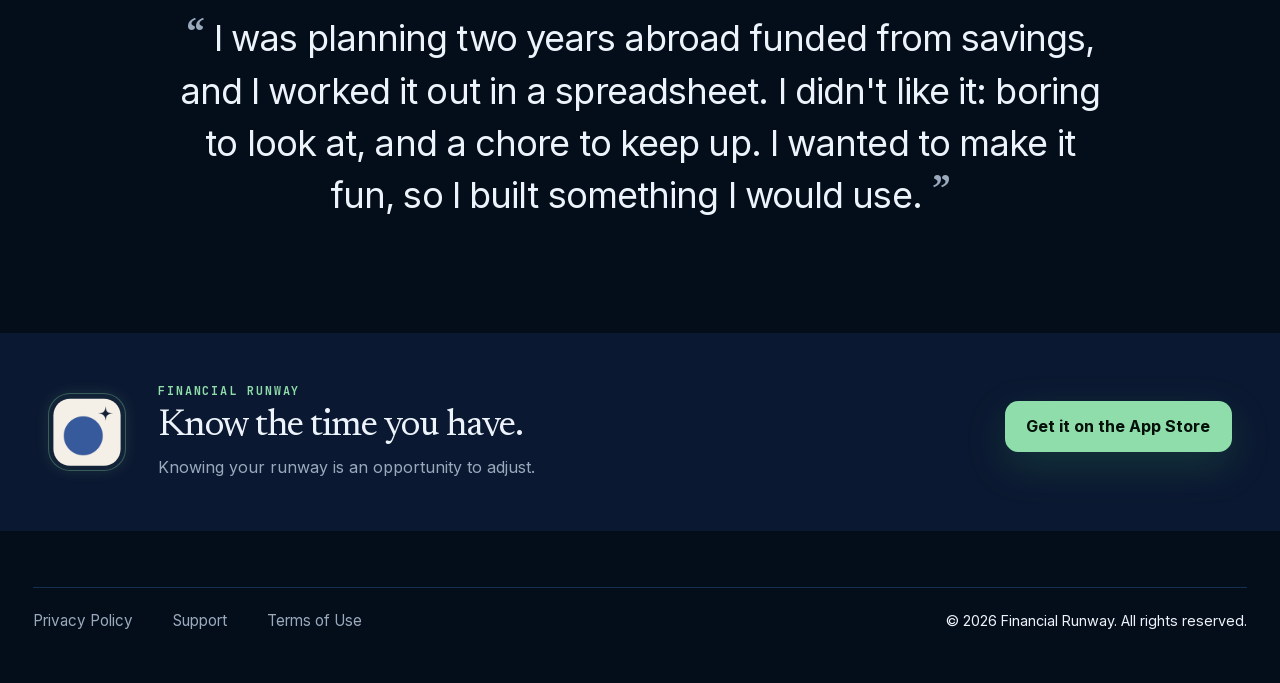
<file: v1/index.html>
<!doctype html>
<html lang="en">
  <head>
    <meta charset="utf-8" />
    <meta name="viewport" content="width=device-width, initial-scale=1" />
    <title>Financial Runway: how long your money lasts</title>
    <meta
      name="description"
      content="How many months your money covers if income paused today. An iPhone app with no account and no bank connection, and a one-time price."
    />
    <meta name="robots" content="noindex" />
    <link rel="canonical" href="https://echoshihtw.github.io/runway-site/v1/" />
    <meta property="og:type" content="website" />
    <meta property="og:site_name" content="Financial Runway" />
    <meta property="og:url" content="https://echoshihtw.github.io/runway-site/v1/" />
    <meta property="og:title" content="Financial Runway: how long your money lasts" />
    <meta
      property="og:description"
      content="How many months your money covers if income paused today. Private, on-device, and built for iPhone."
    />
    <meta property="og:image" content="https://echoshihtw.github.io/runway-site/assets/og.jpg" />
    <meta property="og:image:type" content="image/jpeg" />
    <meta property="og:image:width" content="1200" />
    <meta property="og:image:height" content="630" />
    <meta
      property="og:image:alt"
      content="Financial Runway on iPhone: the headline How long will your money last, beside the app showing twelve months of runway and the month it runs out."
    />
    <meta name="twitter:card" content="summary_large_image" />
    <link rel="icon" type="image/png" sizes="180x180" href="../assets/icon-180.png" />
    <link rel="apple-touch-icon" href="../assets/icon-180.png" />
    <meta name="theme-color" content="#040d1a" />
    <meta name="apple-itunes-app" content="app-id=6778675088" />
    <link rel="stylesheet" href="../assets/site.css" />
    <link rel="stylesheet" href="../assets/landing.css" />
  </head>
  <body class="landing">
    <div class="wrap">
      <header class="site">
        <a class="brand" href="../"
          ><span class="app-mark"><img src="../assets/icon-180.png" alt="" width="30" height="30" /></span>Financial
          <span>Runway</span></a
        >
        <nav aria-label="Main navigation">
          <a href="#how-it-works">How it works</a>
          <a href="../privacy/">Privacy</a>
          <a href="../support/">Support</a>
        </nav>
      </header>

      <main>
        <section class="hero" id="why-now">
          <div class="hero-copy">
            <p class="eyebrow">One phone &middot; no account, no bank connection</p>
            <h1>How long will your money last?</h1>
            <p class="lede">
              Most money apps tell you where your money went. This one tells you how long it lasts: one number, counted
              from today, and the month it runs out.
            </p>
            <div class="hero-actions">
              <a
                class="button primary"
                href="https://apps.apple.com/app/apple-store/id6778675088?pt=128981651&amp;ct=landing-hero&amp;mt=8"
                >Get it on the App Store</a
              >
              <a class="button ghost" href="#how-it-works">See how it works</a>
            </div>
          </div>
          <div class="hero-field">
            <span class="hero-shape" aria-hidden="true"></span>
            <span class="hero-shard" aria-hidden="true"></span>
            <div class="metric-card">
              <span>YOUR RUNWAY</span><strong>12 mo</strong><small>Running out September 2027</small>
            </div>
            <div class="device-frame">
              <img
                src="../assets/device/01-runway.png"
                width="900"
                height="1956"
                alt="Financial Runway overview showing twelve months of runway, cash, loans and monthly movement."
              />
            </div>
          </div>
        </section>

        <section class="problem-section" id="problem">
          <div class="life-transition">
            <span class="cut-shape cut-leaf" aria-hidden="true"></span>
            <span class="cut-shape cut-star" aria-hidden="true"></span>
            <span class="cut-shape cut-ribbon" aria-hidden="true"></span>
            <div class="life-copy">
              <h2>When life changes shape, money becomes time.</h2>
            </div>
            <p class="life-context">
              A study plan, a new direction, something you are building, or an adventure you are not ready to give up.
            </p>
          </div>
          <div class="question-shift">
            <div>
              <p class="eyebrow">A budget can tell me</p>
              <p>How much is left?</p>
            </div>
            <div class="answer">
              <p class="eyebrow">I only care about one number</p>
              <p>How long will it last?</p>
            </div>
          </div>
        </section>

        <section class="solution-section" id="solution">
          <div class="solution-copy">
            <p class="eyebrow">I worked it out once, then I had to keep working it out.</p>
            <h2>So I built Runway to keep the answer current.</h2>
            <p>
              Enter the money you have, what each month costs and the income you still expect. Runway turns that pile of
              numbers into time.
            </p>
            <ul class="input-list">
              <li><span class="mint-dot"></span>Cash you can use</li>
              <li><span class="pink-dot"></span>Monthly commitments</li>
              <li><span class="blue-dot"></span>Expected income</li>
            </ul>
          </div>
          <div class="story-field">
            <span class="story-shape" aria-hidden="true"></span>
            <div class="runway-answer">
              <div class="monthly-breakdown">
                <p class="monthly-label">EVERY MONTH <span>Example</span></p>
                <dl>
                  <div>
                    <dt><i class="rent-dot" aria-hidden="true"></i>Rent</dt>
                    <dd>$1,450</dd>
                  </div>
                  <div>
                    <dt><i class="living-dot" aria-hidden="true"></i>Living budget</dt>
                    <dd>$1,100</dd>
                  </div>
                  <div>
                    <dt><i class="subscription-dot" aria-hidden="true"></i>Subscriptions</dt>
                    <dd>$43</dd>
                  </div>
                  <div>
                    <dt><i class="loan-dot" aria-hidden="true"></i>Loan payments</dt>
                    <dd>$210</dd>
                  </div>
                </dl>
              </div>
              <div class="runway-heading">
                <p>YOUR RUNWAY</p>
                <span class="status-badge"><i></i>STABLE</span>
              </div>
              <div class="runway-number"><strong>12</strong><span>months</span></div>
              <div class="runway-meta"><small>Running out September 2027</small></div>
            </div>
          </div>
        </section>

        <section class="stories" id="how-it-works">
          <div class="story-intro">
            <p>THREE SCREENS</p>
            <h2>See it, log it, try it.</h2>
            <span>What today allows, how you record it, and what one change would do.</span>
          </div>
          <div class="story-scroll">
            <div class="story-product-stage" aria-live="polite">
              <i class="story-shape story-shape-field" aria-hidden="true"></i
              ><i class="story-shape story-shape-star" aria-hidden="true"></i>
              <div class="story-phone">
                <img
                  class="story-screen is-active"
                  data-index="01"
                  src="../assets/device/02-living.png"
                  width="900"
                  height="1956"
                  alt="Living budget screen showing what is left this month as an amount per day."
                  loading="lazy"
                  decoding="async"
                />
                <img
                  class="story-screen"
                  data-index="02"
                  src="../assets/device/03-log.png"
                  width="900"
                  height="1956"
                  alt="Quick log sheet for spending and income."
                  loading="lazy"
                  decoding="async"
                />
                <img
                  class="story-screen"
                  data-index="03"
                  src="../assets/device/04-plan.png"
                  width="900"
                  height="1956"
                  alt="Scenario plan comparing a projected runway with the current runway."
                  loading="lazy"
                  decoding="async"
                />
              </div>
              <aside class="story-detail-frame">
                <div class="story-detail-crop" aria-hidden="true">
                  <i class="story-detail-image detail-living is-active" data-index="01"></i
                  ><i class="story-detail-image detail-log" data-index="02"></i
                  ><i class="story-detail-image detail-plan" data-index="03"></i>
                </div>
                <p>DAILY AMOUNT / $44</p>
              </aside>
            </div>
            <div class="story-copy-stage">
              <div class="story-point-stack">
                <div class="story-progress"><span>01 / 03</span><i></i><b>DAILY AMOUNT / $44</b></div>
                <article
                  class="story-point is-shown"
                  aria-current="step"
                  data-index="01"
                  data-label="DAILY AMOUNT / $44"
                >
                  <h3>Know what you can spend today.</h3>
                  <p>Your monthly living budget becomes one useful number for today.</p>
                </article>
                <article class="story-point" data-index="02" data-label="LOG A CHANGE / SECONDS">
                  <h3>Log it in seconds.</h3>
                  <p>Pick from six occasions and type the amount.</p>
                </article>
                <article class="story-point" data-index="03" data-label="CURRENT TO PLAN">
                  <h3>See what one change buys you.</h3>
                  <p>Try the decision first, then compare it with the runway you have.</p>
                </article>
              </div>
              <div class="story-triggers" aria-hidden="true">
                <i class="story-trigger" data-index="01"></i><i class="story-trigger" data-index="02"></i
                ><i class="story-trigger" data-index="03"></i>
              </div>
            </div>
          </div>
        </section>

        <section class="trust-section" id="why-runway">
          <div class="trust-intro">
            <span class="trust-star" aria-hidden="true"></span>
            <p class="trust-kicker">YOURS, BY DESIGN</p>
            <h2>Your money story stays with you.</h2>
            <p class="trust-summary">
              No bank connection. No account. Just the numbers you choose to use. Six languages, and your own currency
              symbol.
            </p>
          </div>
          <div class="trust-scene">
            <article class="trust-device">
              <div class="privacy-visual" aria-hidden="true">
                <span class="privacy-orbit"></span>
                <span class="privacy-phone"><i></i></span>
                <span class="privacy-spark"></span>
              </div>
              <div>
                <h3>Your records stay on your phone.</h3>
                <p>Encrypted with AES-256, and the key never leaves the Keychain.</p>
              </div>
            </article>
            <article class="trust-bank">
              <div class="bank-visual" aria-hidden="true"><span></span><i></i></div>
              <div>
                <h3>No bank connection.</h3>
                <p>Start with a balance and a budget, not a financial login.</p>
              </div>
            </article>
          </div>
        </section>

        <section class="pricing-section" id="pricing">
          <div class="price-intro">
            <h2><span>$3.99</span> once.</h2>
            <p>An app that counts what subscriptions cost you has no business becoming one.</p>
          </div>
          <div class="plans">
            <article>
              <p>FREE</p>
              <p class="cost"><b>$0</b><span>no account</span></p>
              <h3>Know your runway</h3>
              <ul>
                <li>Core runway, budgets and loans</li>
                <li>Unlimited subscription tracking</li>
                <li>First five entries</li>
                <li>First three simulations</li>
              </ul>
            </article>
            <article class="pro">
              <p>RUNWAY PRO</p>
              <p class="cost"><b>$3.99</b><span>once</span></p>
              <h3>Keep planning</h3>
              <ul>
                <li>Everything in Free</li>
                <li>Unlimited entries</li>
                <li>Unlimited scenario simulations</li>
              </ul>
            </article>
          </div>
        </section>

        <section class="founder">
          <blockquote>
            I was planning two years abroad funded from savings, and I worked it out in a spreadsheet. I didn't like it:
            boring to look at, and a chore to keep up. I wanted to make it fun, so I built something I would use.
          </blockquote>
        </section>

        <section class="final-cta">
          <span class="app-mark app-mark-large"><img src="../assets/icon-180.png" alt="" width="72" height="72" /></span>
          <div>
            <p class="eyebrow">Financial Runway</p>
            <h2>Know the time you have.</h2>
            <p>Knowing your runway is an opportunity to adjust.</p>
          </div>
          <a
            class="button primary"
            href="https://apps.apple.com/app/apple-store/id6778675088?pt=128981651&amp;ct=landing-footer&amp;mt=8"
            >Get it on the App Store</a
          >
        </section>
      </main>

      <footer class="site">
        <nav class="footer-links" aria-label="Legal and support">
          <a href="../privacy/">Privacy Policy</a>
          <a href="../support/">Support</a>
          <a href="https://www.apple.com/legal/internet-services/itunes/dev/stdeula/">Terms of Use</a>
        </nav>
        <p>&copy; 2026 Financial Runway. All rights reserved.</p>
      </footer>
    </div>
    <script>
      // Each hover tears the paper again: a fresh quadrilateral, corners
      // jittered within a few percent so it always reads as the same button
      // cut a different way.
      const heroCta = document.querySelector(".hero-actions .button.primary");
      const between = (a, b) => (a + Math.random() * (b - a)).toFixed(1);
      const recutCta = () => {
        heroCta.style.setProperty(
          "--cta-cut",
          `polygon(${between(0, 5)}% ${between(0, 16)}%, ${between(94, 100)}% ${between(0, 9)}%,
                   ${between(95, 100)}% ${between(82, 100)}%, ${between(0, 6)}% ${between(86, 100)}%)`,
        );
      };
      heroCta.addEventListener("pointerenter", (event) => {
        if (event.pointerType !== "touch") recutCta();
      });
      heroCta.addEventListener("focus", () => {
        if (heroCta.matches(":focus-visible")) recutCta();
      });
      const storySection = document.querySelector(".stories");
      if (storySection) {
        const storyPoints = [...storySection.querySelectorAll(".story-point")];
        const storyScreens = [...storySection.querySelectorAll(".story-screen")];
        const storyDetails = [...storySection.querySelectorAll(".story-detail-image")];
        const storyTriggers = [...storySection.querySelectorAll(".story-trigger")];
        const storyProgress = storySection.querySelector(".story-progress span");
        // The step's label appears twice: over the detail crop, and in the progress
        // rail. Both read from the same data-label, so neither can drift.
        const storyLabels = [...storySection.querySelectorAll(".story-detail-frame p, .story-progress b")];
        let activeStoryIndex = -1;
        const setStoryIndex = (index) => {
          if (index === activeStoryIndex) return;
          activeStoryIndex = index;
          storyPoints.forEach((point, pointIndex) => {
            point.classList.toggle("is-shown", pointIndex <= index);
            point.toggleAttribute("aria-current", pointIndex === index);
            if (pointIndex === index) point.setAttribute("aria-current", "step");
          });
          storyScreens.forEach((screen, screenIndex) => screen.classList.toggle("is-active", screenIndex === index));
          storyDetails.forEach((detail, detailIndex) => detail.classList.toggle("is-active", detailIndex === index));
          storyProgress.textContent = `${storyPoints[index].dataset.index} / 03`;
          const label = storyPoints[index].dataset.label;
          storyLabels.forEach((element) => {
            element.textContent = label;
          });
        };
        // The threshold has to be measured in the same unit the section is
        // laid out in. Every length here is vh: the stage is 44vh on a phone,
        // each trigger 52vh, the run-up 34vh. vh is locked to the viewport
        // with the address bar retracted, so none of them move while you
        // scroll. window.innerHeight follows the address bar instead, so on a
        // phone the threshold slid about 63px as the bar hid and reappeared
        // while the triggers stayed still: three bands of scroll where the bar
        // alone decided which screen showed, and the page changed under you
        // with no scrolling at all. This reads 100vh off a probe, so the
        // threshold sits in the same coordinates as the things it is compared
        // against. On a desktop it is the same number innerHeight gives.
        const viewportProbe = document.createElement("div");
        viewportProbe.style.cssText =
          "position:fixed;top:0;left:0;width:0;height:100vh;visibility:hidden;pointer-events:none";
        document.body.appendChild(viewportProbe);

        let storyTicking = false;
        const updateStoryFromScroll = () => {
          storyTicking = false;
          const marker = viewportProbe.getBoundingClientRect().height * 0.62;
          let index = 0;
          storyTriggers.forEach((trigger, triggerIndex) => {
            if (trigger.getBoundingClientRect().top <= marker) index = triggerIndex;
          });
          setStoryIndex(index);
        };
        window.addEventListener(
          "scroll",
          () => {
            if (!storyTicking) {
              storyTicking = true;
              window.requestAnimationFrame(updateStoryFromScroll);
            }
          },
          { passive: true },
        );
        updateStoryFromScroll();
      }
    </script>
  </body>
</html>
</file>
<file: assets/home.css>
@font-face{font-family:"Inter Tight";src:url("fonts/InterTight.ttf") format("truetype");font-weight:100 900;font-display:swap}
:root{--s1:8px;--s2:12px;--s3:16px;--s4:24px;--s5:32px;--s6:48px;--s7:64px;--s8:96px;--paper:#f5f0e6;--card:#ebe4d6;--line:#d9d0c0;--ink:#1b2638;--runway:#3a5a9c;--soft:#cdd6e8;--ease:cubic-bezier(.6,0,.2,1)}
*{box-sizing:border-box}
html{}
body{margin:0;background:var(--paper);color:var(--ink);font-family:"Inter Tight",Inter,system-ui,sans-serif;overflow-x:hidden}
.story{position:relative}
.stage{position:sticky;top:0;height:100vh;display:grid;place-items:center;pointer-events:none;z-index:1}
.wrap{position:relative;width:min(70vw,340px);aspect-ratio:1;container-type:inline-size}
/* Classic: the app's flat circle, one colour */
.solid{position:absolute;inset:0}
.shape{position:absolute;inset:18%;--c:rgb(58,90,156);background:var(--c)}
.bit{position:absolute;opacity:0;pointer-events:none;width:16%;aspect-ratio:1}
.bit.tri{background:var(--ink);clip-path:polygon(0 0,100% 0,50% 87%)}
.bit.sq{background:var(--soft)}
.star{position:absolute;width:19.1%;aspect-ratio:1;left:68.7%;top:5.8%;opacity:0}
.phone{position:absolute;inset:-26% 6%;border:3cqw solid var(--ink);border-radius:13cqw;opacity:0}
.wrap.tap .shape{transition:clip-path .7s var(--ease)}
.step[data-step="4"]{height:200vh;align-items:flex-start;justify-content:center;text-align:center;padding:0 24px}
.flash{left:0;right:0;text-align:center;font-weight:800;font-size:6cqw;font-variant-numeric:tabular-nums}
/* the app's home, inside the phone */
.app{position:absolute}
.cnum{display:flex;flex-direction:column;align-items:center;justify-content:center;line-height:1;color:var(--paper);font-weight:800;letter-spacing:-.05em;font-variant-numeric:tabular-nums}
.cline{left:0;right:0;text-align:center;font-size:4.8cqw;color:var(--ink)}
.cnum .cn{font-weight:inherit;line-height:1}
.cnum small{font-size:.28em;font-weight:600;letter-spacing:0;margin-top:.1em}
.cline span{white-space:nowrap;opacity:.7}
.steps{position:relative;z-index:2;margin-top:-100vh}
.step{height:100vh;display:flex;align-items:flex-start;padding:12vh 24px 0;pointer-events:none}
.step>div{pointer-events:auto;max-width:420px;position:sticky;top:max(12vh,88px)}
.step[data-step="4"]>div{max-width:560px;top:6vh}
h1,h2{font-size:clamp(32px,6vw,60px);letter-spacing:-.04em;line-height:1;margin:0 0 var(--s2);font-weight:800}
.lead{font-size:18px;opacity:.7;margin:0 0 var(--s4)}
.dots{position:fixed;left:50%;bottom:22px;transform:translateX(-50%);display:flex;gap:var(--s1);z-index:4;pointer-events:none}
.dots i{width:7px;height:7px;border-radius:50%;border:1.5px solid var(--ink);transition:background .2s}
.dots i.on{background:var(--ink)}
.vh{position:absolute;width:1px;height:1px;overflow:hidden;clip:rect(0 0 0 0);white-space:nowrap}
.chips{display:flex;gap:var(--s1);flex-wrap:wrap}
.chips button{border:1.5px solid var(--ink);background:var(--paper);border-radius:99px;min-height:44px;padding:10px 16px;font:inherit;font-size:15px;cursor:pointer;color:var(--ink);transition:background .2s,color .2s}
.chips button.on{background:var(--ink);color:var(--paper)}
.stateword{display:block;font-style:normal;font-weight:600;margin-top:var(--s1);opacity:.85}
/* one clear focus ring for every control, seen only with the keyboard */
:focus-visible{outline:3px solid var(--runway);outline-offset:3px;border-radius:99px}
.hint{margin-top:var(--s4);font-size:14px;opacity:.75;animation:bob 1.6s ease-in-out infinite}
@keyframes bob{50%{transform:translateY(5px)}}
.delta{position:absolute;width:1px;height:1px;overflow:hidden;clip:rect(0 0 0 0);white-space:nowrap}
@media (min-width:800px){
  /* frame = words 420 + gap 64 + shape 340 */
  :root{--edge:max(24px,calc((100vw - 824px)/2))}
  .step{padding-left:var(--edge)}
  .step:not([data-step="4"])>div{max-width:min(420px,calc(100vw - 2*var(--edge) - 404px));top:calc(50vh - 90px)}
  .step[data-step="0"]>div{top:calc(50vh - 150px)}
  /* the moments point at the shape: their last letters sit one frame gap from it */
  .step[data-step="1"]>div,.step[data-step="2"]>div,.step[data-step="3"]>div{text-align:right;width:min(481px,calc(100vw - 2*var(--edge) - 343px));max-width:none} /* 481 = 420 + the shape's 18% inset of 340 */
  .stage{justify-content:end;padding-right:var(--edge)}
}
@media (max-width:799px) and (max-height:599px){.step .lead,.hint,.dots{display:none}}
@media (max-width:799px){.wrap{width:60vw}.step{padding-top:0}.step>div{top:max(6vh,72px)}}
/* after the story */
.asks{position:relative;z-index:3;background:var(--paper);padding:14vh 24px;max-width:824px;margin:0 auto;box-sizing:content-box}
.qas{display:grid;grid-template-columns:repeat(auto-fit,minmax(300px,1fr));gap:0 var(--s6);align-items:start;margin-top:var(--s5)}
/* questions only; an answer opens on tap and its ring fills; ink, so blue stays the one circle's */
.qa{border-top:1px solid var(--line)}
.qa summary{list-style:none;display:flex;gap:var(--s2);align-items:baseline;min-height:44px;padding:var(--s3) 0;cursor:pointer}
.qa summary::-webkit-details-marker{display:none}
.qa summary::before{content:"";flex:none;width:12px;height:12px;border-radius:50%;box-sizing:border-box;border:2px solid var(--ink);transform:translateY(1px);transition:background .25s var(--ease),transform .25s var(--ease)}
.qa[open] summary::before{background:var(--ink);transform:translateY(1px) scale(1.15)}
.qa h3{margin:0;font-size:20px;letter-spacing:-.02em;line-height:1.25}
.qa p{margin:0 0 var(--s4) 24px;font-size:17px;line-height:1.5;opacity:.8}
.qa[open] p{animation:open .35s var(--ease)}
@keyframes open{from{opacity:0;transform:translateY(-6px)}}
.cta{display:inline-block;margin-top:var(--s5);background:var(--ink);color:var(--paper);padding:16px 26px;border-radius:99px;text-decoration:none;font-weight:700}

/* one circle through the page: the full stops are real dots, and while scroll carries the circle they are only its places */
.pt,.beat .el{display:inline-block;width:.17em;height:.17em;border-radius:50%;margin-left:.05em;background:var(--ink);color:transparent;overflow:hidden}
.beat .el+.el,.beat .el+.pt{margin-left:.07em}
.pt{background:var(--runway)}
.foot .pt{background:#9DB2E0}
.carrier{position:fixed;left:0;top:0;width:100px;height:100px;border-radius:50%;background:var(--runway);z-index:4;pointer-events:none;opacity:0;will-change:transform}
.carry .pt{background:var(--ink)}.carry .foot .pt{background:var(--paper)}
.pcircle{transition:color .3s var(--ease)}
.carry .pcircle.away{visibility:hidden;color:transparent;transition:none}
/* the beat before Plan: one held pause, driven by scroll */
.beat{position:relative;z-index:3;height:260vh;background:var(--paper)}
.beat .hold{position:sticky;top:0;height:100vh;display:grid;place-items:center;overflow:hidden}
.beat p{grid-area:1/1;margin:0;font-weight:800;letter-spacing:-.05em;line-height:.9;text-align:center;font-size:clamp(72px,18vw,240px)}
.beat .w2{font-size:clamp(48px,11vw,150px)}
.examples{margin:var(--s2) 0 0;font-size:13px;opacity:.6}
.change{margin-top:var(--s4);min-height:1.2em;font-size:clamp(32px,6vw,48px);font-weight:800;letter-spacing:-.03em;line-height:1.1}
/* the Plan scene stays put for three screens of scroll, one per what-if */
.planrun{position:relative;z-index:3;background:var(--paper)}
.planrun.auto{height:500vh} /* about one screen of scroll per what-if */
.planrun.auto .plan{position:sticky;top:0;height:100vh;min-height:0;padding-top:var(--s3);padding-bottom:var(--s3);align-content:center;row-gap:var(--s4)}
@media (max-width:799px){.planrun.auto .plan{align-content:start}}
/* Plan scene: try a what-if, see the date and what is left after */
.plan{position:relative;z-index:3;background:var(--paper);min-height:100vh;padding:12vh 24px;display:grid;grid-template-columns:minmax(0,1fr);gap:var(--s5);align-items:center;justify-content:center}
@media (min-width:800px){.plan{grid-template-columns:minmax(0,420px) 340px;column-gap:var(--s7)}}
.plan h2{margin-bottom:var(--s2)}
.plan .chips{margin-top:var(--s3)}
.plan .chips button.earn{border-style:dashed}
.goalprice{opacity:.6;margin-left:6px;font-variant-numeric:tabular-nums}
.chips button.on .goalprice{opacity:.75}
.pphone{width:min(100%,340px);border:10px solid var(--ink);border-radius:44px;padding:30px 20px 34px;justify-self:center;display:flex;flex-direction:column;background:var(--paper)}

.pk{font-size:13px;opacity:.65}
.ptop{display:flex;align-items:center;gap:16px;margin-top:18px}
.pcircle{flex:none;width:84px;aspect-ratio:1;border-radius:50%;display:flex;flex-direction:column;align-items:center;justify-content:center;color:var(--paper);font-weight:800;font-size:30px;line-height:1;background:var(--runway)}
.pcircle small{font-size:12px;font-weight:600;margin-top:2px}
.puntil{font-size:16px;color:var(--runway);font-weight:700;white-space:nowrap}
.psecond{display:flex;align-items:center;gap:var(--s1);font-size:13px;margin-top:var(--s1);min-height:1.3em;opacity:0;transition:opacity .4s;white-space:nowrap}.psecond.on{opacity:.8}
.psecond .nbw{font-weight:inherit;white-space:nowrap}
.psecond i,.key i{flex:none;width:8px;height:8px;border-radius:50%;background:var(--soft)}
/* the year planner: a year margin, month letters once, one circle per month */
.planner{margin-top:34px;display:grid;grid-template-columns:30px repeat(12,minmax(0,1fr));column-gap:var(--s1);row-gap:var(--s3);align-items:center}
.planner .l,.planner .y{font-size:11px;letter-spacing:.06em;opacity:.6;text-align:center}
.planner .y{text-align:left}
.m{width:100%;max-width:18px;aspect-ratio:1;justify-self:center;border-radius:50%;box-sizing:border-box;border:1px solid var(--line);transition:background .35s var(--ease),border-color .35s}
.m.past{border:1px dashed var(--line)}
.m.have{background:var(--runway);border-color:var(--runway)}
.m.more{background:var(--soft);border-color:var(--soft)}
.more-cap{grid-column:2/-1;font-size:12px;opacity:.75}
.m.part{border:2px solid var(--runway);background:conic-gradient(var(--runway) calc(var(--p)*360deg),transparent 0)}
.m.partmore{background:conic-gradient(var(--runway) calc(var(--p)*360deg),var(--soft) 0);border-color:var(--soft)}
.m.lost{background:none;border:2px solid var(--runway)}
.key .u{background:none;border:2px solid var(--runway);box-sizing:border-box}
.m.goal{outline:1.5px solid var(--ink);outline-offset:2px}
.key{display:flex;flex-wrap:wrap;gap:var(--s1) var(--s3);margin-top:var(--s2);font-size:12px;opacity:.75}
.key span{display:flex;align-items:center;gap:var(--s1)}.key span[hidden]{display:none}
.key .d{background:var(--runway)}
.psecond i.u{background:none;border:2px solid var(--runway);box-sizing:border-box}.key .p{background:none;border:1px dashed var(--line)}
.prow{margin-top:var(--s4);padding-top:14px;border-top:1px solid var(--line);display:flex;gap:var(--s1);align-items:baseline;min-height:3.4em}
.prow .r{flex:none;width:10px;height:10px;border-radius:50%;outline:1.5px solid var(--ink);outline-offset:1px;transform:translateY(-1px)}
.prow b{display:block;font-size:16px}
.prow span{display:block;font-size:15px;margin-top:2px}
.prow .need{color:var(--ink);opacity:.8}
@media (max-width:360px){.pphone{padding:26px 14px 30px}.pcircle{width:64px;font-size:24px}.pcircle small{font-size:11px}.ptop{gap:12px}.puntil{font-size:13px}.psecond{font-size:12px;white-space:normal}}

/* header: the mark and the name, out of the way; it scrolls off with the first screen */
.top{position:absolute;top:0;left:0;right:0;z-index:5;display:flex;align-items:center;justify-content:space-between;padding:18px var(--edge,24px)}
.brand{display:flex;align-items:baseline;gap:1px;min-height:44px;color:var(--ink);text-decoration:none;font-weight:800;font-size:20px;letter-spacing:-.04em}
.mark{width:26px;height:28px}
.brand .mark{width:15px;height:16px}
/* the entrance: the logo's circle leaves, then grows back in a beat after the travelling one lands */
.brand .mc{transform-box:fill-box;transform-origin:50% 50%;transition:transform .45s cubic-bezier(.34,1.56,.64,1) .2s,opacity .2s .2s}
.brand .mark.gone .mc{opacity:0;transform:scale(0);transition:none}
.mark .mc{color:var(--runway)}.mark .ms{fill:var(--ink)}
.get{color:var(--ink);font-weight:600;font-size:15px;text-decoration:none;display:inline-flex;align-items:center;min-height:44px;background:linear-gradient(currentColor,currentColor) 0 calc(100% - 10px)/100% 1.5px no-repeat}
/* keyboard keys show only where there is a keyboard and a fine pointer */
.kb{display:none}.hint .pick,.lead .pick{margin-top:var(--s1)}
@media (hover:hover) and (pointer:fine){.kb{display:inline}.kb.pick{display:block}.touch{display:none}}
kbd{font-family:inherit;font-size:15px;font-weight:700;line-height:1;color:var(--ink);min-width:24px;height:24px;display:inline-grid;place-items:center;border:1px solid var(--line);border-bottom-width:2px;border-radius:6px;background:var(--card);margin:0 2px;vertical-align:middle;position:relative;top:-1px}
/* the entrance: the circle lands first, then the words */
.steps,.cnum,.cline{transition:opacity .4s var(--ease)}
.entering .steps,.entering .cnum,.entering .cline{opacity:0!important;transition:none}
.pin{position:fixed;right:24px;bottom:24px;z-index:6;display:inline-flex;align-items:center;min-height:44px;padding:0 20px;border-radius:99px;background:var(--ink);color:var(--paper);font-weight:700;text-decoration:none;
  opacity:0;transform:translateY(16px);pointer-events:none;transition:opacity .35s var(--ease),transform .35s var(--ease)}
.pin.on{opacity:1;transform:none;pointer-events:auto}
.skip{position:absolute;left:-999px;top:8px;z-index:9;background:var(--ink);color:var(--paper);padding:10px 14px;border-radius:8px}
.skip:focus{left:16px}
/* footer: the promise, the way in, the small print, and the name as a watermark */
.foot{position:relative;z-index:3;background:var(--ink);color:var(--paper);padding:14vh 24px 0;overflow:hidden}
.foot .in{max-width:824px;margin:0 auto}
.foot h2{color:var(--paper);max-width:12ch}
.promise{list-style:none;padding:0;margin:var(--s4) 0 0;display:flex;flex-direction:column;gap:var(--s2);font-size:17px}
.promise li{display:flex;align-items:center;gap:var(--s1)}
.promise li::before{content:"";width:8px;height:8px;border-radius:50%;background:rgba(245,240,230,.5)} /* not blue: blue is the circle's */
.foot .cta{background:var(--paper);color:var(--ink);margin-top:var(--s5)}
.small{display:flex;flex-wrap:wrap;justify-content:space-between;gap:var(--s3);margin-top:12vh;padding:20px 0;border-top:1px solid rgba(245,240,230,.18);font-size:14px}
.small ul{list-style:none;display:flex;flex-wrap:wrap;gap:var(--s1) var(--s4);margin:0;padding:0}
.small a{color:var(--paper);text-decoration:none;display:inline-block;padding:14px 0;min-height:44px;box-sizing:border-box}
.small a:hover{text-decoration:underline}
.small span{opacity:.6;padding:12px 0}
.water{display:flex;align-items:baseline;justify-content:center;gap:0;margin:0;padding-bottom:2vw;color:rgba(245,240,230,.07);font-weight:800;letter-spacing:-.06em;line-height:.78;font-size:clamp(72px,21vw,280px);user-select:none;pointer-events:none}
.water .mark{width:.3em;height:.32em;flex:none;margin-left:.02em}.water .mark .mc{color:#9DB2E0}.water .mark .ms{fill:rgba(245,240,230,.1)}
/* when the circle lands in the logo, its star lights: one spring a little past its size, then still */
.water .lit{transform-box:fill-box;transform-origin:50% 50%;transform:scale(.85);transition:transform .6s cubic-bezier(.34,1.56,.64,1)}
.water .lit .ms{transition:fill .4s var(--ease)}
.water .mark.on .lit{transform:rotate(90deg) scale(1)}.water .mark.on .ms{fill:var(--paper)}
.foot :focus-visible{outline-color:#9DB2E0}
@media (prefers-reduced-motion:reduce){*{transition:none!important;animation:none!important}}
</file>
<file: assets/site.css>
/* Inter and JetBrains Mono, the app's own typefaces, served from this site.
   Variable files, so one request each covers every weight. Self-hosted on
   purpose: a page that promises your data stays on your phone should not ask
   a third party for a font. */
@font-face {
  font-family: "Inter";
  font-style: normal;
  font-weight: 100 900;
  font-display: swap;
  src: url(fonts/inter.woff2) format("woff2");
}

@font-face {
  font-family: "Newsreader";
  font-style: normal;
  font-weight: 400;
  font-display: swap;
  src: url(fonts/newsreader-400.woff2) format("woff2");
}

@font-face {
  font-family: "Newsreader";
  font-style: normal;
  font-weight: 500;
  font-display: swap;
  src: url(fonts/newsreader-500.woff2) format("woff2");
}

@font-face {
  font-family: "JetBrains Mono";
  font-style: normal;
  font-weight: 100 800;
  font-display: swap;
  src: url(fonts/jetbrains-mono.woff2) format("woff2");
}

:root {
  --bg: #f7f8fa;
  --surface: #ffffff;
  --text: #141821;
  --muted: #5a6475;
  --border: #e3e7ee;
  --accent: #1f8a5b;
  --link: #1d63b8;
  color-scheme: light;
}

@media (prefers-color-scheme: dark) {
  /* Straight from the app's tokens, so the two read as one product. */
  :root {
    --bg: #040d1a;
    --surface: #060f1e;
    --text: #cdd5e0;
    --muted: #6b7f96;
    --border: #0d1f3a;
    --accent: #8fddaa;
    --link: #7fb6ef;
    color-scheme: dark;
  }
}

* {
  box-sizing: border-box;
}

html {
  -webkit-text-size-adjust: 100%;
}

body {
  margin: 0;
  background: var(--bg);
  color: var(--text);
  font:
    16px/1.65 Inter,
    -apple-system,
    BlinkMacSystemFont,
    "Segoe UI",
    Roboto,
    Helvetica,
    Arial,
    sans-serif;
}

.wrap {
  max-width: 44rem;
  margin: 0 auto;
  padding: 2.5rem 1.25rem 4rem;
}

header.site {
  display: flex;
  align-items: center;
  justify-content: space-between;
  gap: 1rem;
  flex-wrap: wrap;
  margin-bottom: 2.5rem;
}

.brand {
  display: inline-flex;
  align-items: center;
  gap: 0.6rem;
  /* The app shows this wordmark on launch in JetBrains Mono. Same face here. */
  font-family: "JetBrains Mono", ui-monospace, SFMono-Regular, Menlo, monospace;
  font-weight: 700;
  font-size: 0.95rem;
  letter-spacing: 0.06em;
  text-transform: uppercase;
  color: var(--text);
  text-decoration: none;
}

.brand span {
  color: var(--accent);
}

.brand img {
  width: 28px;
  height: 28px;
  border-radius: 7px;
  display: block;
}

nav a {
  color: var(--muted);
  text-decoration: none;
  margin-left: 1rem;
  font-size: 0.95rem;
}

nav a:first-child {
  margin-left: 0;
}
nav a[aria-current="page"] {
  color: var(--text);
  font-weight: 600;
}

h1 {
  font-size: 2rem;
  line-height: 1.2;
  letter-spacing: -0.02em;
  margin: 0 0 0.5rem;
}

h2 {
  font-size: 1.2rem;
  margin: 2.25rem 0 0.5rem;
}

h3 {
  font-size: 1rem;
  margin: 1.5rem 0 0.25rem;
}

p,
li {
  color: var(--text);
}

.lede {
  color: var(--muted);
  font-size: 1.05rem;
  margin-top: 0;
}
.meta {
  color: var(--muted);
  font-size: 0.9rem;
}

a {
  color: var(--link);
}

ul {
  padding-left: 1.25rem;
}
li {
  margin: 0.3rem 0;
}

.card {
  background: var(--surface);
  border: 1px solid var(--border);
  border-radius: 14px;
  padding: 1.25rem 1.25rem 0.5rem;
  margin: 1.5rem 0;
}

.card h2:first-child,
.card h3:first-child {
  margin-top: 0;
}

.button {
  display: inline-block;
  background: var(--accent);
  color: #06140d;
  font-weight: 600;
  text-decoration: none;
  padding: 0.65rem 1.1rem;
  border-radius: 999px;
  margin: 0.25rem 0 1rem;
}

.links {
  display: grid;
  gap: 0.75rem;
  margin-top: 2rem;
}

.links a {
  display: block;
  background: var(--surface);
  border: 1px solid var(--border);
  border-radius: 14px;
  padding: 1rem 1.25rem;
  color: var(--text);
  text-decoration: none;
}

.links a strong {
  display: block;
}
.links a span {
  color: var(--muted);
  font-size: 0.95rem;
}

.table-wrap {
  overflow-x: auto;
}

table {
  width: 100%;
  border-collapse: collapse;
  font-size: 0.95rem;
  margin: 0.75rem 0 1rem;
}

th,
td {
  text-align: left;
  padding: 0.5rem 0.6rem;
  border-bottom: 1px solid var(--border);
  vertical-align: top;
}

th {
  color: var(--muted);
  font-weight: 600;
}

code {
  font-family: "JetBrains Mono", ui-monospace, SFMono-Regular, Menlo, monospace;
  font-size: 0.9em;
}

footer.site {
  margin-top: 3.5rem;
  padding-top: 1.25rem;
  border-top: 1px solid var(--border);
  color: var(--muted);
  font-size: 0.9rem;
}

footer.site a {
  color: var(--muted);
}
</file>
<file: assets/landing.css>
/* The landing page is a poster. The privacy and support pages are documents.
   site.css is the document stylesheet, shared by all three; this file is what
   the poster needs on top of it, and nothing else loads it.

   Three things it changes, all for the same reason. The app is dark only, so
   the page selling it commits to dark rather than following the visitor's
   theme. The app's own field is wide, so the poster leaves the 44rem reading
   column that a privacy policy should keep. And the app says what a figure
   means with colour, so the page does too. */

body.landing {
  /* Straight from packages/design_system/lib/tokens/app_colors.dart. */
  --bg: #040d1a;
  --bg-top: #071229;
  --surface: #060f1e;
  --dim: #456594;
  --mint: #8fddaa; /* cash, and the runway itself */
  --pink: #e8829e; /* what a month costs */
  --gold: #cb9a3e; /* what you still owe */
  --accent: var(--mint);
  --link: #7fb6ef;
  /* The poster's own: a second surface, and the four cut-paper grounds the
     sections are blocked out in. The app has no use for any of them. */
  --surface-2: #0b1930;
  --violet: #a987ff;
  --paper: #f2efe7;
  --ink: #08142b;
  --violet-field: #6327d4;
  --yellow-field: #f4d84b;
  /* Three of the app's values the poster overrides, each a step lighter. */
  --text: #edf3fa;
  --muted: #9aa9bc;
  --border: #17304e;
  color-scheme: dark;
  background: var(--bg);
}

/* ── The hero: the claim, and the screen that makes it ──────────────────── */
.hero {
  display: grid;
}

.hero h1 {
  text-wrap: balance;
}

@media (max-width: 54rem) {
  .hero {
    grid-template-columns: 1fr;
    gap: 2.25rem;
    margin-bottom: 3.25rem;
  }

  .hero .lede {
    max-width: none;
  }
}

body.landing::before {
  content: "";
  position: fixed;
  inset: 0;
  z-index: -1;
  pointer-events: none;
  opacity: 0.16;
  background-image:
    linear-gradient(rgba(143, 221, 170, 0.08) 1px, transparent 1px),
    linear-gradient(90deg, rgba(143, 221, 170, 0.08) 1px, transparent 1px);
  background-size: 72px 72px;
  mask-image: linear-gradient(to bottom, black, transparent 72%);
}
html {
  scroll-behavior: smooth;
}
.landing header.site {
  display: flex;
  align-items: center;
  gap: 2rem;
}
.landing header.site nav {
  margin-left: auto;
}
.landing header.site nav a {
  color: var(--muted);
}
.app-mark {
  display: inline-grid;
  place-items: center;
  flex: none;
  width: 36px;
  height: 36px;
  box-sizing: border-box;
  padding: 3px;
  overflow: hidden;
  border: 1px solid rgba(143, 221, 170, 0.31);
  border-radius: 10px;
  background: rgba(143, 221, 170, 0.06);
  box-shadow: 0 0 14px 1px rgba(143, 221, 170, 0.1);
  animation: runway-stable-pulse 2800ms ease-in-out infinite alternate;
}
.app-mark-large {
  width: 78px;
  height: 78px;
  border-radius: 22px;
}
.app-mark img {
  display: block;
  width: 100%;
  height: 100%;
  object-fit: cover;
  clip-path: inset(2% round 24%);
}
.eyebrow,
.step {
  margin: 0 0 1rem;
  color: var(--mint);
  font:
    650 0.74rem/1.2 "JetBrains Mono",
    ui-monospace,
    monospace;
  letter-spacing: 0.16em;
  text-transform: uppercase;
}

.hero h1 {
  margin: 0;
}
.hero .lede {
  margin: 1.6rem 0 0;
  font-size: clamp(1.08rem, 2vw, 1.28rem);
  line-height: 1.6;
}
.hero-actions {
  display: flex;
  flex-wrap: wrap;
  align-items: center;
  gap: 1.2rem 1.5rem;
  margin: 2rem 0;
}
.button {
  display: inline-flex;
  align-items: center;
  justify-content: center;
  min-height: 3.2rem;
  padding: 0 1.35rem;
  border-radius: 0.85rem;
  text-decoration: none;
  font-weight: 720;
}
.button.primary {
  color: #06110c;
  background: var(--mint);
  box-shadow: 0 14px 40px rgba(61, 169, 100, 0.2);
}
/* Sits on the cream hero and on the dark sections, so it takes its colour from
   whichever it is on rather than naming a token that is right in only one. */
.button.ghost {
  /* site.css gives every .button the accent fill; ghost has to undo it. */
  background: transparent;
  color: inherit;
  border: 1px solid currentColor;
  opacity: 0.68;
}
.button.ghost:hover,
.button.ghost:focus-visible {
  opacity: 1;
}

.button.primary:hover {
  color: #06110c;
  transform: translateY(-2px);
}

.device-frame {
  position: relative;
  width: 78%;
  margin-left: auto;
  padding: 0.55rem;
  border: 1px solid rgba(169, 203, 237, 0.28);
  border-radius: 2.2rem;
  background: rgba(6, 15, 30, 0.72);
  box-shadow: 0 34px 80px rgba(0, 0, 0, 0.5);
  transform: rotate(2.4deg);
}
.device-frame img {
  display: block;
  width: 100%;
  height: auto;
  border-radius: 1.7rem;
}
.metric-card {
  position: absolute;
  z-index: 2;
  left: 0;
  top: 22%;
  display: grid;
  padding: 1rem 1.2rem;
  border: 1px solid rgba(143, 221, 170, 0.3);
  border-radius: 1rem;
  background: rgba(8, 20, 38, 0.88);
  backdrop-filter: blur(18px);
  box-shadow: 0 22px 55px rgba(0, 0, 0, 0.38);
}
.metric-card strong {
  color: var(--mint);
  font:
    750 2.35rem/1 "JetBrains Mono",
    ui-monospace,
    monospace;
}
.metric-card span {
  margin-top: 0.28rem;
  color: var(--muted);
  font-size: 0.78rem;
}

.section-heading h2,
.solution-section h2,
.price-intro h2,
.final-cta h2 {
  /* These two were the only section headings left in the body sans. */
  font-family: "Newsreader", Georgia, "Times New Roman", serif;
  font-weight: 400;
  margin: 0;
  font-size: clamp(2rem, 4.5vw, 3.55rem);
  line-height: 1.07;
  letter-spacing: -0.04em;
}

.problem-section {
  border-top: 1px solid var(--border);
}

.solution-section {
  display: grid;
  margin-inline: calc(clamp(1.5rem, 5vw, 5rem) * -1);
  border-block: 1px solid var(--border);
}
.solution-copy > p:not(.eyebrow) {
  line-height: 1.7;
  max-width: 35rem;
}
.input-list {
  display: grid;
  gap: 0.8rem;
  padding: 0;
  margin: 2rem 0 0;
  list-style: none;
}
.input-list li {
  display: flex;
  align-items: center;
  gap: 0.75rem;
}
.input-list li span {
  width: 0.55rem;
  height: 0.55rem;
  border-radius: 50%;
}
.mint-dot {
  background: var(--mint);
}
.pink-dot {
  background: var(--pink);
}
.runway-answer {
  min-height: 22rem;
  display: grid;
  align-content: center;
  padding: clamp(2rem, 5vw, 3.5rem);
  border: 1px solid rgba(143, 221, 170, 0.25);
  border-radius: 1.5rem;
  background:
    radial-gradient(circle at 72% 18%, rgba(143, 221, 170, 0.13), transparent 16rem),
    linear-gradient(145deg, rgba(11, 25, 48, 0.96), rgba(6, 15, 30, 0.9));
  box-shadow:
    0 28px 70px rgba(0, 0, 0, 0.34),
    inset 0 1px rgba(255, 255, 255, 0.03);
}
.runway-answer > p {
  margin: 0 0 1rem;
  color: var(--muted);
  font:
    0.7rem "JetBrains Mono",
    ui-monospace,
    monospace;
  letter-spacing: 0.16em;
}
.runway-number {
  display: flex;
  align-items: baseline;
  gap: 0.8rem;
}
.runway-number strong {
  color: var(--mint);
  font:
    800 clamp(5.5rem, 11vw, 8rem)/0.85 "JetBrains Mono",
    ui-monospace,
    monospace;
  letter-spacing: -0.1em;
}
.runway-number > span {
  color: var(--mint);
  font:
    0.95rem "JetBrains Mono",
    ui-monospace,
    monospace;
}
.runway-meta {
  display: flex;
  flex-wrap: wrap;
  align-items: center;
  gap: 1rem;
  margin-top: 2rem;
  padding-top: 1.25rem;
  border-top: 1px solid var(--border);
}
.runway-meta small {
  color: var(--muted);
}
.status-badge {
  display: inline-flex;
  align-items: center;
  gap: 0.45rem;
  padding: 0.35rem 0.55rem;
  border: 1px solid rgba(143, 221, 170, 0.31);
  border-radius: 0.3rem;
  color: var(--mint);
  background: rgba(143, 221, 170, 0.06);
  font:
    650 0.66rem/1 "JetBrains Mono",
    ui-monospace,
    monospace;
  letter-spacing: 0.08em;
}
.status-badge i {
  width: 0.32rem;
  height: 0.32rem;
  border-radius: 0.08rem;
  background: var(--mint);
  box-shadow: 0 0 10px rgba(143, 221, 170, 0.32);
}

.pricing-section {
  display: grid;
  grid-template-columns: 0.8fr 1.2fr;
  gap: 4rem;
}
.price-intro h2 span {
  color: var(--mint);
}
.price-intro > p:not(.eyebrow) {
  max-width: 26rem;
  color: var(--muted);
  line-height: 1.65;
}
.plans {
  display: grid;
  grid-template-columns: 1fr 1fr;
  gap: 1rem;
}
.plans article {
  padding: 1.6rem;
  border: 1px solid var(--border);
  background: rgba(4, 13, 26, 0.55);
}
.plans article.pro {
  border-color: rgba(143, 221, 170, 0.35);
}
.plans article > p {
  color: var(--violet);
  font:
    0.7rem "JetBrains Mono",
    ui-monospace,
    monospace;
  letter-spacing: 0.12em;
}
.plans .pro > p {
  color: var(--mint);
}
.plans h3 {
  font-size: 1.15rem;
}
.plans ul {
  display: grid;
  gap: 0.75rem;
  padding: 0;
  margin: 0;
  list-style: none;
}
.plans li {
  color: var(--muted);
  font-size: 0.88rem;
}
.plans li::before {
  content: "✓";
  margin-right: 0.55rem;
}
.founder {
  max-width: 58rem;
  margin: 0 auto 7rem;
  text-align: center;
}
.founder blockquote {
  margin: 0;
  font-size: clamp(1.5rem, 3vw, 2.25rem);
  line-height: 1.45;
  letter-spacing: -0.025em;
}
/* Marks rather than characters, so the sentence stays byte-identical to the
   one in the submission and can be grepped against it. */
.founder blockquote::before,
.founder blockquote::after {
  /* The quote is set in the body sans; the marks take the display face, and
     a muted colour so they frame the sentence without competing with it.
     Not mint: mint means cash everywhere else on this page. */
  font-family: "Newsreader", Georgia, "Times New Roman", serif;
  color: var(--muted);
  font-size: 1.35em;
  line-height: 0;
}
.founder blockquote::before {
  content: "\201C";
}
.founder blockquote::after {
  content: "\201D";
}
.final-cta {
  display: grid;
  grid-template-columns: auto 1fr auto;
  gap: 1.5rem 2rem;
  align-items: center;
  margin-bottom: 2rem;
}
.final-cta .eyebrow {
  margin-bottom: 0.45rem;
}
.final-cta h2 {
  font-size: clamp(1.6rem, 3vw, 2.35rem);
}
.final-cta div > p:last-child {
  margin: 0.5rem 0 0;
  color: var(--muted);
}

@keyframes runway-stable-pulse {
  from {
    box-shadow: 0 0 14px 1px rgba(143, 221, 170, 0.1);
  }
  to {
    box-shadow: 0 0 14px 1px rgba(143, 221, 170, 0.32);
  }
}

@media (max-width: 64rem) {
  .pricing-section {
    grid-template-columns: 1fr;
  }
}
@media (max-width: 48rem) {
  .landing header.site {
    flex-wrap: wrap;
    gap: 0.8rem 1rem;
  }
  .landing header.site nav {
    order: 3;
    width: 100%;
    gap: 1rem;
  }
  .hero {
    min-height: auto;
    padding: 4rem 0 5rem;
    gap: 4rem;
  }
  .hero h1 {
    font-size: clamp(3rem, 14vw, 4.3rem);
  }
  .problem-grid,
  .problem-contrast,
  .solution-section,
  .story,
  .pricing-section,
  .plans,
  .final-cta {
    grid-template-columns: 1fr;
  }
  .solution-section {
    gap: 3rem;
  }
  .runway-answer {
    min-height: 21rem;
  }
  .pricing-section {
    padding: 1.4rem;
    gap: 2.5rem;
  }
}
@media (prefers-reduced-motion: reduce) {
  html {
    scroll-behavior: auto;
  }
  *,
  *::before,
  *::after {
    animation-duration: 0.01ms !important;
    transition-duration: 0.01ms !important;
  }
  .app-mark {
    box-shadow: 0 0 14px 1px rgba(143, 221, 170, 0.18);
  }
}

/* Editorial direction: the product moves through the story instead of sitting
   inside a stack of equal cards. Shapes borrow the app icon's angles and the
   runway number remains the visual anchor. */
body.landing::before {
  display: none;
}
/* No cap. The sections are colour blocks that run to the edges, and an 88rem
   wrap stopped them short of the screen on a wide monitor, leaving the page
   ground showing down both sides. The reading widths are set on the copy
   itself, so the text does not stretch with the window. */
body.landing .wrap {
  max-width: none;
  padding: 1.15rem clamp(1rem, 2.6vw, 2.4rem) 3rem;
}

/* A plain header. It floated, with two colour states and a blur, to keep a
   wordmark and three links in reach: nothing to act on, over
   the section showing the product. It earns the sticky back when it has an
   App Store link to carry. */
.landing header.site {
  margin: 0;
  padding: 0.75rem 1rem 0.75rem 1.2rem;
}
.landing header.site .brand,
.landing header.site nav a {
  color: #f3f5fa;
}
.landing header.site .brand > span:last-child {
  color: var(--mint);
}

.hero {
  min-height: 43rem;
  grid-template-columns: minmax(0, 1.05fr) minmax(23rem, 0.95fr);
  gap: 0;
  align-items: stretch;
  margin: -5.55rem calc(clamp(1rem, 2.6vw, 2.4rem) * -1) 0;
  padding: 5.55rem 0 0;
}
.hero-copy {
  display: flex;
  flex-direction: column;
  justify-content: center;
  min-width: 0;
  padding: clamp(4rem, 7vw, 7rem) clamp(2rem, 6vw, 6.5rem);
  color: var(--ink);
  background: var(--paper);
}
.hero-copy .eyebrow {
  color: #596379;
}
.hero h1 {
  max-width: 10.5ch;
  font-family: "Newsreader", Georgia, "Times New Roman", serif;
  font-weight: 400;
  font-size: clamp(3.7rem, 7vw, 6.5rem);
  line-height: 0.92;
  letter-spacing: -0.065em;
}
.hero .lede {
  max-width: 33rem;
  color: #49546a;
}

.hero .button.primary {
  color: var(--ink);
  box-shadow: none;
}
/* Cut paper, not a pill. The shape lives on a ::before rather than on the
   link, because clip-path clips everything including the focus ring, and a
   button a keyboard cannot see is worse than a round one. Keeping the link
   itself unclipped also keeps the whole rectangle clickable, so the torn
   corners are not dead. The script re-cuts it on hover. */
.hero-actions .button.primary {
  position: relative;
  isolation: isolate;
  background: transparent;
  box-shadow: none;
  transition: transform 180ms ease;
}
.hero-actions .button.primary::before {
  content: "";
  position: absolute;
  inset: 0;
  z-index: -1;
  background: var(--mint);
  clip-path: var(--cta-cut, polygon(2% 12%, 97% 0%, 100% 82%, 4% 100%));
  transition: clip-path 260ms ease;
}
.hero-actions .button.primary:focus-visible {
  outline: 2px solid var(--ink);
  outline-offset: 4px;
}
.hero-field {
  position: relative;
  min-height: 43rem;
  overflow: hidden;
  background: var(--violet-field);
  isolation: isolate;
}
.hero-shape {
  position: absolute;
  z-index: -2;
  inset: 13% -24% auto -11%;
  height: 72%;
  border-radius: 52% 35% 47% 41%;
  background: var(--mint);
  transform: rotate(-8deg);
  animation: hero-field-drift 8s ease-in-out infinite alternate;
}
.hero-shard {
  position: absolute;
  z-index: -1;
  right: -5rem;
  bottom: -7rem;
  width: 23rem;
  height: 23rem;
  background: var(--yellow-field);
  clip-path: polygon(0 48%, 100% 0, 77% 100%);
}
.hero-field .device-frame {
  position: absolute;
  left: 9%;
  top: 13%;
  width: min(55%, 18rem);
  margin: 0;
  padding: 0.52rem;
  border-color: rgba(255, 255, 255, 0.13);
  border-radius: 2.55rem;
  background: #020916;
  transform: rotate(-4deg);
  animation: hero-device-float 5s ease-in-out infinite;
}
.hero-field .device-frame img {
  border-radius: 2rem;
}
.hero-field .metric-card {
  left: auto;
  right: 6%;
  top: 25%;
  width: min(46%, 17rem);
  padding: 1.35rem;
  border: 0;
  border-radius: 1rem;
  color: var(--ink);
  background: #f8f7f2;
  box-shadow: 0 1.8rem 4.5rem rgba(3, 7, 22, 0.34);
  transform: rotate(5deg);
  backdrop-filter: none;
}
.hero-field .metric-card span {
  order: -1;
  margin: 0;
  color: #657087;
  font:
    0.68rem "JetBrains Mono",
    ui-monospace,
    monospace;
  letter-spacing: 0.12em;
}
.hero-field .metric-card strong {
  margin: 0.65rem 0 0.2rem;
  color: var(--ink);
  font-size: clamp(2.4rem, 5vw, 4rem);
  letter-spacing: -0.08em;
}
.hero-field .metric-card small {
  color: #657087;
  font-size: 0.76rem;
}

.problem-section {
  margin-inline: calc(clamp(1rem, 2.6vw, 2.4rem) * -1);
  padding: clamp(5.5rem, 9vw, 8.5rem) clamp(2rem, 7vw, 7rem);
  border: 0;
  background: #0b1831;
  overflow: hidden;
}
.life-transition {
  position: relative;
  display: grid;
  grid-template-columns: minmax(0, 1.25fr) minmax(16rem, 0.55fr);
  gap: clamp(3rem, 9vw, 9rem);
  align-items: end;
  min-height: 30rem;
  isolation: isolate;
}
.life-copy {
  position: relative;
  z-index: 2;
  align-self: start;
}
.life-copy .eyebrow {
  margin-bottom: 1rem;
}
.life-copy h2 {
  max-width: 13ch;
  margin: 0;
  font-family: "Newsreader", Georgia, "Times New Roman", serif;
  font-weight: 400;
  font-size: clamp(3.4rem, 7vw, 6.6rem);
  line-height: 0.91;
  letter-spacing: -0.065em;
}
.life-context {
  position: relative;
  z-index: 2;
  /* This line's colour is chosen for the dark ground, where it sits at
     10.1:1. A cut shape travels behind it and one of them is bright yellow,
     where the same colour falls to 1.29:1 and the words all but vanish. A
     soft glow cannot lift that, so the shadow is dense enough to put a dark
     ground behind each glyph rather than to soften its edge. */
  text-shadow:
    0 0 3px rgba(4, 13, 26, 1),
    0 0 6px rgba(4, 13, 26, 1),
    0 0 12px rgba(4, 13, 26, 0.9);
  max-width: 28rem;
  margin: 0 0 1.25rem;
  color: #b9c5d5;
  font-size: clamp(1.05rem, 1.8vw, 1.3rem);
  line-height: 1.65;
}
.cut-shape {
  position: absolute;
  z-index: 1;
  pointer-events: none;
}
.cut-leaf {
  right: 8%;
  top: -2rem;
  width: 11rem;
  height: 19rem;
  background: var(--mint);
  clip-path: polygon(
    48% 0,
    70% 24%,
    64% 43%,
    91% 62%,
    61% 70%,
    48% 100%,
    35% 71%,
    4% 63%,
    33% 43%,
    27% 21%
  );
  transform: rotate(13deg);
}
.cut-star {
  right: 37%;
  top: 5.5rem;
  width: 7rem;
  height: 7rem;
  background: #f08b72;
  clip-path: polygon(
    50% 0,
    61% 35%,
    96% 20%,
    72% 49%,
    100% 67%,
    63% 64%,
    59% 100%,
    44% 68%,
    11% 87%,
    29% 55%,
    0 39%,
    38% 39%
  );
  transform: rotate(-14deg);
}
.cut-ribbon {
  left: 39%;
  bottom: -1.5rem;
  width: 23rem;
  height: 7rem;
  background: var(--yellow-field);
  clip-path: polygon(0 48%, 24% 4%, 52% 34%, 79% 2%, 100% 42%, 76% 82%, 48% 59%, 20% 100%);
  transform: rotate(-5deg);
}
.question-shift {
  position: relative;
  display: grid;
  grid-template-columns: 0.8fr 1.2fr;
  gap: clamp(3rem, 7vw, 7rem);
  align-items: center;
  max-width: 66rem;
  margin: 7rem auto 0;
  padding-block: 3rem 1rem;
}
.question-shift .answer::before {
  content: "";
  position: absolute;
  left: -1rem;
  top: 0;
  width: 2rem;
  height: 2rem;
  background: var(--mint);
  clip-path: polygon(
    50% 3%,
    61% 29%,
    87% 14%,
    71% 47%,
    97% 58%,
    71% 66%,
    74% 98%,
    52% 75%,
    24% 94%,
    30% 64%,
    1% 66%,
    25% 44%,
    10% 24%,
    39% 27%
  );
}
.question-shift .eyebrow {
  color: #a4b2c5;
  margin-bottom: 1rem;
  line-height: 1.6;
}
.question-shift > div > p:last-child {
  margin: 0;
  max-width: 15ch;
  color: #b5bfd0;
  font-size: clamp(1.6rem, 2.8vw, 2.4rem);
  line-height: 1.2;
}
.question-shift .answer {
  position: relative;
  padding: 2.8rem 0 1rem 2.5rem;
  border-left: 1px solid rgba(143, 221, 170, 0.4);
}
.question-shift .answer .eyebrow {
  color: var(--mint);
}
.question-shift .answer p:last-child {
  max-width: 12ch;
  color: var(--mint);
  font:
    400 clamp(3rem, 5.5vw, 5rem)/1.02 "Newsreader",
    Georgia,
    "Times New Roman",
    serif;
  letter-spacing: -0.045em;
}

.solution-section {
  position: relative;
  grid-template-columns: 0.88fr 1.12fr;
  gap: 0;
  align-items: stretch;
  min-height: 38rem;
  margin: 0 calc(clamp(1rem, 2.6vw, 2.4rem) * -1);
  padding: 0;
  border: 0;
  color: var(--ink);
  background: var(--mint);
  overflow: hidden;
}
.solution-copy {
  display: flex;
  flex-direction: column;
  justify-content: center;
  padding: clamp(4rem, 8vw, 7rem) clamp(2rem, 6vw, 6rem);
}
.solution-copy .eyebrow {
  color: #285f42;
}
.solution-section h2 {
  font-family: "Newsreader", Georgia, "Times New Roman", serif;
  font-weight: 400;
  font-size: clamp(2.8rem, 5vw, 4.7rem);
  line-height: 0.98;
  letter-spacing: -0.055em;
}
.solution-copy > p:not(.eyebrow) {
  color: #244538;
}
.solution-copy .input-list li {
  color: #040d1a;
  text-shadow: 0 1px 2px rgba(4, 13, 26, 0.16);
}
.solution-copy .input-list li span {
  flex-shrink: 0;
  box-shadow:
    0 0 0 2px #040d1a,
    0 2px 5px rgba(4, 13, 26, 0.2);
}
.solution-copy .mint-dot {
  background: #8fddaa;
}
.solution-copy .pink-dot {
  background: #e8829e;
}
.solution-copy .blue-dot {
  background: #5b9dc4;
}
.story-field {
  position: relative;
  min-height: 38rem;
  background: var(--violet-field);
  overflow: hidden;
}
.story-shape {
  left: -7rem;
  top: 4rem;
  width: 18rem;
  height: 28rem;
  background: var(--ink);
  clip-path: polygon(0 0, 100% 17%, 74% 100%, 13% 79%);
}
.story-field .runway-answer {
  position: absolute;
  inset: 11% 8% 9% 12%;
  min-height: 0;
  padding: clamp(2rem, 5vw, 3.6rem);
  border: 0;
  border-radius: 1.25rem;
  color: var(--ink);
  background: #f6f3ea;
  box-shadow: 0 2.2rem 5.5rem rgba(5, 4, 18, 0.35);
  transform: rotate(3deg);
}
.runway-heading {
  display: flex;
  align-items: center;
  justify-content: space-between;
  gap: 1rem;
}
.monthly-breakdown {
  margin-bottom: 1.3rem;
  padding-bottom: 1.2rem;
  border-bottom: 1px solid #cbc8be;
}
.monthly-label {
  display: flex;
  justify-content: space-between;
  margin: 0 0 0.9rem;
  color: #657087;
  font:
    0.65rem "JetBrains Mono",
    ui-monospace,
    monospace;
  letter-spacing: 0.12em;
}
.monthly-label span {
  letter-spacing: 0;
}
.monthly-breakdown dl {
  display: grid;
  gap: 0.65rem;
  margin: 0;
}
.monthly-breakdown dl > div {
  display: flex;
  justify-content: space-between;
  align-items: center;
  gap: 1rem;
}
.monthly-breakdown dt {
  display: flex;
  align-items: center;
  gap: 0.6rem;
  font-size: 0.9rem;
}
.monthly-breakdown dd {
  margin: 0;
  font:
    0.9rem "JetBrains Mono",
    ui-monospace,
    monospace;
  font-variant-numeric: tabular-nums;
}
.monthly-breakdown i {
  width: 0.5rem;
  height: 0.5rem;
  border-radius: 50%;
  flex-shrink: 0;
}
.rent-dot {
  background: #5b9dc4;
}
.living-dot {
  background: #e8829e;
}
.subscription-dot {
  background: #bb6dff;
}
.loan-dot {
  background: #cb9a3e;
}
.runway-heading > p {
  margin: 0;
  color: #657087;
  font:
    0.7rem "JetBrains Mono",
    ui-monospace,
    monospace;
  letter-spacing: 0.16em;
}
.story-field .runway-number {
  margin-top: auto;
}
.story-field .runway-number strong {
  color: var(--ink);
}
.story-field .runway-number > span {
  color: #285f42;
}
.story-field .runway-meta {
  border-color: #cbc8be;
}
.story-field .runway-meta small {
  color: #657087;
}
.story-field .status-badge {
  border: 0;
  color: #1c5735;
  background: #d7f6e2;
}

.stories {
  margin-inline: calc(clamp(1rem, 2.6vw, 2.4rem) * -1);
  padding: 8rem 0 0;
  overflow: clip;
  background: #071329;
}
.story-intro {
  padding: 0 clamp(2rem, 7vw, 7rem) 4rem;
}
.story-intro > p {
  margin: 0 0 1rem;
  color: var(--mint);
  font:
    0.72rem "JetBrains Mono",
    ui-monospace,
    monospace;
  letter-spacing: 0.17em;
}
.story-intro h2 {
  max-width: 14ch;
  margin: 0;
  font:
    400 clamp(3rem, 6vw, 5.7rem)/0.94 "Newsreader",
    Georgia,
    "Times New Roman",
    serif;
  letter-spacing: -0.055em;
}
.story-intro > span {
  display: block;
  max-width: 39rem;
  margin-top: 1.5rem;
  color: var(--muted);
  line-height: 1.65;
}
.story-scroll {
  position: relative;
  display: grid;
  grid-template-columns: minmax(25rem, 1.08fr) minmax(20rem, 0.92fr);
  align-items: start;
  border-top: 1px solid var(--border);
}
.story-product-stage {
  position: sticky;
  top: 0;
  display: grid;
  place-items: center;
  min-height: 100vh;
  overflow: hidden;
  background: #0d1c37;
}
.story-shape {
  position: absolute;
  pointer-events: none;
}
.story-shape-field {
  width: 26rem;
  height: 31rem;
  left: 9%;
  top: 9%;
  background: var(--mint);
  opacity: 0.92;
  clip-path: polygon(7% 8%, 88% 0, 100% 77%, 18% 100%);
  transform: rotate(-5deg);
}
.story-shape-star {
  width: 12rem;
  height: 12rem;
  right: 4%;
  bottom: 4%;
  background: var(--violet);
  clip-path: polygon(
    50% 0,
    60% 37%,
    94% 20%,
    72% 49%,
    100% 67%,
    63% 64%,
    59% 100%,
    44% 68%,
    11% 87%,
    29% 55%,
    0 39%,
    38% 39%
  );
  opacity: 0.82;
}
.story-phone {
  position: relative;
  z-index: 2;
  width: min(46%, 21rem);
  aspect-ratio: 900/1956;
  filter: drop-shadow(0 2.2rem 2.5rem rgba(0, 0, 0, 0.42));
  transform: rotate(-2deg);
}
.story-screen {
  position: absolute;
  inset: 0;
  display: block;
  width: 100%;
  height: auto;
  border-radius: 2.7rem;
  opacity: 0;
  translate: 0 1rem;
  transition:
    opacity 0.3s ease,
    translate 0.4s cubic-bezier(0.16, 1, 0.3, 1);
}
.story-screen.is-active {
  opacity: 1;
  translate: 0 0;
}
.story-detail-frame {
  position: absolute;
  z-index: 3;
  right: 4%;
  top: 13%;
  width: 13.5rem;
  padding: 1rem;
  color: #071329;
  background: #f4f0e7;
  box-shadow: 0 1.3rem 2.6rem rgba(0, 0, 0, 0.3);
  transform: rotate(3deg);
}
.story-detail-crop {
  position: relative;
  height: 7.4rem;
  overflow: hidden;
  border: 1px solid rgba(7, 19, 41, 0.12);
}
.story-detail-image {
  position: absolute;
  inset: 0;
  background-repeat: no-repeat;
  background-size: 300% auto;
  opacity: 0;
  transition: opacity 0.25s ease;
}
.story-detail-image.is-active {
  opacity: 1;
}
.detail-living {
  background-image: url("../assets/device/02-living.png");
  background-position: 0% 65%;
  background-size: 185% auto;
}
.detail-log {
  background-image: url("../assets/device/03-log.png");
  background-position: 50% 87%;
  background-size: 118% auto;
}
.detail-plan {
  background-image: url("../assets/device/04-plan.png");
  background-position: 19% 67%;
  background-size: 175% auto;
}
.story-detail-frame p {
  /* Stated, not inherited: it was resolving to a near-white on the frame's
     cream, which made the label a ghost. */
  color: #071329;
  margin: 0.75rem 0 0;
  font:
    0.72rem "JetBrains Mono",
    ui-monospace,
    monospace;
  letter-spacing: 0.1em;
}
.story-copy-stage {
  position: relative;
  min-height: 330vh;
  padding: 0 clamp(1.5rem, 4vw, 4rem) 85vh;
}
.story-point-stack {
  position: sticky;
  z-index: 4;
  top: 4.5rem;
  background: #071329;
}
.story-progress {
  display: flex;
  align-items: center;
  gap: 0.8rem;
  padding: 1.3rem 0;
  color: var(--muted);
  font:
    0.72rem "JetBrains Mono",
    ui-monospace,
    monospace;
  letter-spacing: 0.13em;
}
.story-progress span {
  color: var(--mint);
}
.story-progress i {
  display: block;
  flex: 1;
  height: 1px;
  background: var(--border);
}
/* Revealing a step must not change this box's height. .story-point-stack is
   sticky, so it still takes its normal-flow space, and .story-triggers sits
   after it: a step that opened pushed every trigger down, and the script
   decides which step is current by testing those same triggers. So showing a
   step moved the trigger that had just qualified back out of range, the next
   scroll event un-showed it, and that moved it back in. The two states
   alternated for as long as scroll events kept arriving, which on a phone is
   about a second after a flick and on a trackpad is as long as the momentum
   runs. The thing being measured was moved by the outcome of the measurement.

   So the steps hold their space and only fade. The space costs nothing to
   look at: .story-point-stack is the same colour as .stories behind it, and
   on a phone it is transparent. */
.story-point {
  position: relative;
  width: 100%;
  overflow: hidden;
  padding: 1.35rem 0.5rem 1.35rem 3.4rem;
  border-top: 1px solid var(--border);
  border-bottom: 1px solid transparent;
  color: var(--muted);
  opacity: 0;
  translate: 0 1rem;
  transition:
    opacity 0.28s ease,
    translate 0.35s ease,
    color 0.2s ease;
}
.story-point.is-shown {
  opacity: 1;
  translate: 0 0;
}
/* Only the closing step draws its lower rule, and it is held in the box from
   the start so that drawing it does not add a pixel. */
.story-point.is-shown:last-child {
  border-bottom-color: var(--border);
}
.story-point::before {
  content: attr(data-index);
  position: absolute;
  left: 0.1rem;
  top: 1.8rem;
  color: var(--violet);
  font:
    0.72rem "JetBrains Mono",
    ui-monospace,
    monospace;
  letter-spacing: 0.08em;
}
.story-point[aria-current="step"] {
  padding-left: 4.1rem;
  color: var(--text);
}
.story-point[aria-current="step"]::after {
  content: "";
  position: absolute;
  left: 2.2rem;
  top: 1.9rem;
  width: 0.75rem;
  height: 0.75rem;
  background: var(--mint);
  clip-path: polygon(
    50% 0,
    61% 35%,
    96% 20%,
    72% 49%,
    100% 67%,
    63% 64%,
    59% 100%,
    44% 68%,
    11% 87%,
    29% 55%,
    0 39%,
    38% 39%
  );
}
.story-point h3 {
  margin: 0 0 0.5rem;
  color: inherit;
  font:
    400 clamp(1.4rem, 2.5vw, 2rem)/1.05 "Newsreader",
    Georgia,
    "Times New Roman",
    serif;
}
.story-point p {
  max-width: 29rem;
  margin: 0;
  font-size: 0.9rem;
  line-height: 1.55;
}
.story-triggers {
  margin-top: 34vh;
}
.story-trigger {
  display: block;
  min-height: 76vh;
}

.trust-section {
  display: grid;
  grid-template-columns: minmax(0, 0.8fr) minmax(20rem, 1.2fr);
  gap: clamp(3rem, 7vw, 7rem);
  position: relative;
  margin-inline: calc(clamp(1rem, 2.6vw, 2.4rem) * -1);
  padding: clamp(4.5rem, 8vw, 7rem) clamp(2rem, 7vw, 7rem);
  background: var(--paper);
  color: var(--ink);
  overflow: hidden;
}
.trust-intro {
  position: relative;
  z-index: 1;
  align-self: start;
}
.trust-kicker {
  margin: 0 0 1.25rem;
  color: #285f42;
  font:
    0.72rem "JetBrains Mono",
    ui-monospace,
    monospace;
  letter-spacing: 0.17em;
}
.trust-intro h2 {
  max-width: 10ch;
  margin: 0;
  font:
    400 clamp(3rem, 6vw, 5.7rem)/0.93 "Newsreader",
    Georgia,
    "Times New Roman",
    serif;
  letter-spacing: -0.055em;
}
.trust-summary {
  max-width: 31rem;
  margin: 2rem 0 0;
  color: #566076;
  font-size: 1.02rem;
  line-height: 1.65;
}
.trust-star {
  position: absolute;
  left: -4.5rem;
  top: -4.75rem;
  width: 9rem;
  height: 9rem;
  background: var(--mint);
  opacity: 0.62;
  /* The logo's curved four-point star, the one path the app draws. */
  -webkit-mask: url("data:image/svg+xml,%3Csvg xmlns='http://www.w3.org/2000/svg' viewBox='0 0 100 100'%3E%3Cpath d='M50 0 C54 38 62 46 100 50 C62 54 54 62 50 100 C46 62 38 54 0 50 C38 46 46 38 50 0Z'/%3E%3C/svg%3E")
    center / 100% 100% no-repeat;
  mask: url("data:image/svg+xml,%3Csvg xmlns='http://www.w3.org/2000/svg' viewBox='0 0 100 100'%3E%3Cpath d='M50 0 C54 38 62 46 100 50 C62 54 54 62 50 100 C46 62 38 54 0 50 C38 46 46 38 50 0Z'/%3E%3C/svg%3E")
    center / 100% 100% no-repeat;
  transform: rotate(14deg);
  z-index: -1;
}
.trust-scene {
  position: relative;
  min-height: 36rem;
}
.trust-scene article {
  position: absolute;
}
.trust-scene h3 {
  margin: 0 0 0.45rem;
  font:
    500 clamp(1.35rem, 2.5vw, 2rem)/1.08 "Newsreader",
    Georgia,
    "Times New Roman",
    serif;
  letter-spacing: -0.03em;
}
.trust-scene p {
  max-width: 25rem;
  margin: 0;
  color: #566076;
  font-size: 0.9rem;
  line-height: 1.55;
}
.trust-device {
  inset: 0 0 auto 8%;
  width: min(28rem, 85%);
}
.privacy-visual {
  position: relative;
  width: 100%;
  height: 18.5rem;
  margin-bottom: 1.4rem;
  overflow: hidden;
  background: #d7f6e3;
  clip-path: polygon(0 13%, 88% 0, 100% 74%, 18% 100%);
}
.privacy-orbit {
  position: absolute;
  width: 18rem;
  height: 18rem;
  left: 48%;
  top: 48%;
  border: 1px solid rgba(11, 24, 49, 0.28);
  border-radius: 50%;
  transform: translate(-50%, -50%);
}
.privacy-orbit::after {
  content: "";
  position: absolute;
  inset: 2.4rem;
  border: 1px dashed rgba(11, 24, 49, 0.2);
  border-radius: 50%;
}
.privacy-phone {
  position: absolute;
  left: 50%;
  top: 50%;
  width: 6.8rem;
  height: 11.6rem;
  border: 0.33rem solid #0b1831;
  border-radius: 1.55rem;
  background: #f2efe7;
  transform: translate(-50%, -50%) rotate(7deg);
  box-shadow: 0.8rem 1rem 0 rgba(43, 98, 255, 0.16);
}
.privacy-phone::before {
  content: "";
  position: absolute;
  width: 2rem;
  height: 0.28rem;
  left: 50%;
  top: 0.6rem;
  border-radius: 1rem;
  background: #0b1831;
  transform: translateX(-50%);
}
.privacy-phone i {
  position: absolute;
  inset: 3.3rem 1.65rem auto;
  aspect-ratio: 1;
  background: #8fddaa;
  clip-path: polygon(
    50% 3%,
    61% 29%,
    87% 14%,
    71% 47%,
    97% 58%,
    71% 66%,
    74% 98%,
    52% 75%,
    24% 94%,
    30% 64%,
    1% 66%,
    25% 44%,
    10% 24%,
    39% 27%
  );
  transform: rotate(-12deg);
}
.privacy-spark {
  position: absolute;
  right: 13%;
  top: 18%;
  width: 3.6rem;
  height: 3.6rem;
  background: #bb6dff;
  clip-path: polygon(
    50% 0,
    61% 35%,
    96% 20%,
    72% 49%,
    100% 67%,
    63% 64%,
    59% 100%,
    44% 68%,
    11% 87%,
    29% 55%,
    0 39%,
    38% 39%
  );
  transform: rotate(16deg);
}
.trust-bank {
  right: -2%;
  bottom: 0;
  display: grid;
  grid-template-columns: 7.5rem minmax(12rem, 18rem);
  align-items: center;
  gap: 1.25rem;
  padding: 0.9rem 1.5rem 0.9rem 0.9rem;
  background: #0b1831;
  color: #f2efe7;
  transform: rotate(-2.5deg);
}
.trust-bank p {
  color: #aebbd0;
}
.bank-visual {
  position: relative;
  height: 7rem;
  overflow: hidden;
  background: #2b62ff;
}
/* A solid fill, and centred against its own box. A stroke cannot survive the
   clip-path: the border is drawn and then cut, which left a blue square with a
   sliver of roof, and every other shape on this page is a fill anyway. Fixed
   offsets did not survive either, because the box is a different size on a
   phone and they left the bank low and left with dead blue around it. */
.bank-visual span {
  position: absolute;
  left: 50%;
  top: 50%;
  width: 68%;
  aspect-ratio: 4.8 / 3.7;
  transform: translate(-50%, -50%);
  background: #f2efe7;
  clip-path: polygon(
    50% 0%,
    100% 26%,
    100% 36%,
    90% 36%,
    90% 82%,
    100% 82%,
    100% 100%,
    0% 100%,
    0% 82%,
    10% 82%,
    10% 36%,
    0% 36%
  );
}
/* The columns, cut out of the silhouette in the ground colour. */
.bank-visual span::before {
  content: "";
  position: absolute;
  left: 22%;
  right: 22%;
  top: 40%;
  height: 40%;
  background: repeating-linear-gradient(90deg, #2b62ff 0 0.18rem, transparent 0.18rem 0.58rem);
}
/* Long enough to cross the icon at any box size, struck through the middle. */
.bank-visual i {
  position: absolute;
  width: 124%;
  height: 0.28rem;
  left: 50%;
  top: 50%;
  background: #e8829e;
  transform: translate(-50%, -50%) rotate(-38deg);
  box-shadow: 0 0 0 0.12rem #2b62ff;
}

.pricing-section {
  margin: 0 calc(clamp(1rem, 2.6vw, 2.4rem) * -1) 7rem;
}

@keyframes hero-device-float {
  0%,
  100% {
    transform: translateY(0) rotate(-4deg);
  }
  50% {
    transform: translateY(-0.7rem) rotate(-3deg);
  }
}
@keyframes hero-field-drift {
  from {
    transform: translate(-1%, 0) rotate(-8deg);
  }
  to {
    transform: translate(2%, -2%) rotate(-5deg);
  }
}

@media (max-width: 64rem) {
  .hero h1 {
    font-size: clamp(3.5rem, 8vw, 5rem);
  }
  .life-transition {
    grid-template-columns: 1fr;
    min-height: 36rem;
  }
  .life-context {
    margin-left: auto;
  }
  .cut-leaf {
    right: 4%;
  }
  .cut-star {
    right: 31%;
  }
  .cut-ribbon {
    left: 18%;
  }
  .trust-section {
    grid-template-columns: 1fr;
    gap: 4rem;
  }
  .trust-intro h2 {
    max-width: 13ch;
  }
  .trust-scene {
    max-width: 43rem;
    width: 100%;
    margin-inline: auto;
  }
}
@media (max-width: 48rem) {
  body.landing .wrap {
    padding-inline: 0.75rem;
  }
  /* Below 48rem the nav links are hidden, which leaves a sticky bar holding
     only a wordmark: no navigation and nothing to act on, for
     about a tenth of the viewport on every screen of a very long page. So on
     a phone it is a normal header and scrolls away. It earns the sticky back
     when it has the App Store link to carry. */
  .landing header.site {
    padding: 0.65rem 0.75rem;
  }
  .landing header.site nav {
    display: none;
  }
  .hero {
    grid-template-columns: 1fr;
    margin-inline: -0.75rem;
    padding-top: 5.55rem;
  }
  .hero-copy {
    padding: 5rem 1.5rem;
  }
  .hero-field {
    min-height: 38rem;
  }
  .hero-field .device-frame {
    left: 5%;
    width: 58%;
  }
  /* Lower, so it overlaps the phone's lower half rather than the runway
     number, which is the one thing the screenshot is there to show. */
  .hero-field .metric-card {
    right: 4%;
    top: 50%;
    width: 48%;
    padding: 1rem;
  }
  .problem-section,
  .solution-section,
  .trust-section,
  .pricing-section {
    margin-inline: -0.75rem;
  }
  .problem-section,
  .trust-section {
    padding-left: 1.5rem;
    padding-right: 1.5rem;
  }
  .life-transition {
    min-height: 39rem;
    gap: 2rem;
  }
  .life-copy h2 {
    font-size: clamp(3.2rem, 15vw, 5rem);
  }
  .life-context {
    max-width: 23rem;
  }
  .cut-leaf {
    top: 12rem;
    right: -3rem;
    width: 8rem;
    height: 14rem;
  }
  .cut-star {
    top: 18rem;
    right: 31%;
    width: 5rem;
    height: 5rem;
  }
  .cut-ribbon {
    left: -3rem;
    bottom: 10rem;
    width: 19rem;
    height: 6rem;
  }
  .question-shift {
    grid-template-columns: 1fr;
    gap: 2.5rem;
    margin-top: 4rem;
  }
  .question-shift .answer {
    margin-left: 1rem;
    padding-left: 1.5rem;
  }
  .solution-section {
    grid-template-columns: 1fr;
  }
  .story-field {
    min-height: 33rem;
  }
  .story-field .runway-answer {
    inset: 9% 6% 8% 8%;
  }
  .stories {
    padding-top: 6rem;
  }
  .trust-section {
    padding-block: 4.5rem;
  }
  .trust-star {
    left: auto;
    right: -3rem;
    top: -3rem;
  }
  .trust-scene {
    min-height: 40rem;
  }
  .trust-device {
    left: 0;
    width: 100%;
  }
  .trust-bank {
    right: 0;
    grid-template-columns: 6rem minmax(10rem, 18rem);
  }
}
@media (max-width: 32rem) {
  .hero-field {
    min-height: 34rem;
  }
  .hero-field .metric-card strong {
    font-size: 2.1rem;
  }
  .hero-field .metric-card small {
    font-size: 0.67rem;
  }
  .trust-scene {
    min-height: 43rem;
  }
  .privacy-visual {
    height: 17rem;
  }
  .trust-bank {
    left: 0.5rem;
    right: -0.5rem;
    grid-template-columns: 5.5rem 1fr;
    padding-right: 1rem;
  }
  .bank-visual {
    height: 6rem;
  }
}
@media (prefers-reduced-motion: reduce) {
  .hero-field .device-frame,
  .hero-shape {
    animation: none;
  }
}

/* ── The scroll stage on a phone ──────────────────────────────────────────
   This section shipped with no rules below 48rem, so its two columns kept
   their 25rem and 20rem minimums on a 390px screen: the copy column began
   past the right edge and .stories{overflow:clip} cut it away, so the text
   was not off-screen but unreachable.

   Layout only. The stage, the triggers and the reveal are the same objects
   doing the same job as on a wide screen, stacked instead of side by side,
   so there is one behaviour to maintain rather than two. */
@media (max-width: 48rem) {
  /* Stacked, only the phone pins. The copy scrolls up and passes behind it,
     which is why the stage sits above the copy and carries its own ground.
     The stage is bounded and the phone sized to fit inside it: an earlier
     version let the stage grow past its own sticky offset, and the copy panel
     ended up pinned inside the thing it was describing. */
  .story-scroll {
    grid-template-columns: 1fr;
  }
  .story-product-stage {
    position: sticky;
    top: 0;
    z-index: 3;
    min-height: 44vh;
    max-height: 44vh;
    padding: 0;
  }
  .story-phone {
    width: min(38%, 10rem);
  }
  /* Centred over the phone. On a phone the screenshot reads as a ground and
     this frame is the thing being looked at, so it stops hiding in a corner
     against the edge of the screen. */
  .story-detail-frame {
    left: 58%;
    right: auto;
    top: 24%;
    width: 11rem;
    padding: 0.7rem;
    transform: translateX(-50%) rotate(3deg);
  }
  .story-detail-crop {
    height: 5.4rem;
  }
  /* Pinned directly under the stage, which is exactly 44vh here, so the
     points stay readable beside the phone instead of scrolling off while the
     triggers carry the remaining scroll. Below the stage in the stacking
     order, so a revealed point passes behind the phone, not over it. */
  .story-point-stack {
    top: 44vh;
    z-index: 1;
    background: transparent;
  }
  .story-copy-stage {
    min-height: 0;
    padding: 1.5rem 1.25rem 24vh;
  }
  /* Three discrete steps, so the scroll comes to rest on one of them rather
     than halfway between two. Only the triggers carry a snap point, so the
     rest of the page scrolls normally, and proximity rather than mandatory
     because a mandatory container pulls the reader back toward a step every
     time they try to leave the section.

     scroll-margin-top decides where a step settles: the snap area starts
     40vh above the trigger, so at rest the trigger's top sits 40vh down the
     screen. The script makes a trigger current at 62vh, so a resting step is
     22vh clear of the line it is being tested against, and the position the
     scroll settles on is never the boundary itself. */
  html {
    scroll-snap-type: y proximity;
  }
  .story-trigger {
    min-height: 52vh;
    scroll-snap-align: start;
    scroll-margin-top: 40vh;
  }
  /* The closing block collapsed to one column, which gave the mark a whole
     row to itself with the width beside it empty. It sits next to the words
     it belongs to, and the button takes the row under both. */
  .final-cta {
    grid-template-columns: auto 1fr;
    gap: 1rem 1.1rem;
    align-items: center;
  }
  /* Without this the button lands in the mark's column and leaves the
     text's empty. */
  .final-cta .button {
    grid-column: 1 / -1;
    justify-self: stretch;
  }
  .app-mark-large {
    width: 58px;
    height: 58px;
    border-radius: 17px;
  }
}

/* ── The two plans ────────────────────────────────────────────────────────
   They differed by a border tint, carried the same mint ticks and showed no
   price, so nothing said which one costs money or which one you would pick.
   Each states its own price now, and only the paid one is lit. */
.plans .cost {
  display: flex;
  align-items: baseline;
  gap: 0.5rem;
  margin: 0.55rem 0 0;
}
.plans .cost b {
  font:
    400 2.3rem/1 "Newsreader",
    Georgia,
    "Times New Roman",
    serif;
  letter-spacing: -0.03em;
  color: var(--muted);
}
.plans .cost span {
  color: var(--muted);
  font-size: 0.82rem;
}
.plans .pro .cost b {
  color: var(--mint);
}
.plans h3 {
  min-height: 0;
  margin: 1.1rem 0 1.2rem;
}
.plans li::before {
  color: #3f5f88;
}
.plans .pro li::before {
  color: var(--mint);
}
.plans article.pro {
  background: linear-gradient(180deg, rgba(143, 221, 170, 0.05), rgba(4, 13, 26, 0.55) 12rem);
}

/* The three legal links were bordered cards carrying a line of description
   each, which is three more rounded boxes on a page made of cut paper. They
   are links, so they sit in the footer and look like links. */
.landing footer.site {
  display: flex;
  flex-wrap: wrap;
  align-items: baseline;
  justify-content: space-between;
  gap: 0.75rem 2rem;
}

.landing .footer-links {
  display: flex;
  flex-wrap: wrap;
  gap: 1.5rem;
}

.landing .footer-links a {
  color: var(--muted);
  text-decoration: none;
  border-bottom: 1px solid transparent;
}

.landing .footer-links a:hover,
.landing .footer-links a:focus-visible {
  color: var(--tx, #cdd5e0);
  border-bottom-color: var(--mint);
}

.landing footer.site p {
  margin: 0;
}

/* ── The last two boxes ───────────────────────────────────────────────────
   Pricing and the closing block were rounded bordered cards, where the five
   sections above them are colour running to the edges. Below 48rem pricing
   already did this, so the box only existed on a wide screen. The two plan
   cards keep their borders: those separate two things you are meant to
   compare, which is a border doing work rather than decorating. */
.pricing-section {
  border: 0;
  border-radius: 0;
  background: #0b1831;
  margin-inline: calc(clamp(1rem, 2.6vw, 2.4rem) * -1);
  padding: clamp(2.5rem, 5vw, 4.5rem) clamp(1.5rem, 4vw, 3rem);
}

.plans article {
  border-radius: 0;
}

.final-cta {
  border: 0;
  border-radius: 0;
  background: #0b1831;
  margin-inline: calc(clamp(1rem, 2.6vw, 2.4rem) * -1);
  padding: clamp(2rem, 4vw, 3.2rem) clamp(1.5rem, 4vw, 3rem);
}

@media (prefers-reduced-motion: reduce) {
  .hero-actions .button.primary::before {
    transition: none;
  }
  /* Snapping moves the page the reader did not ask to move. Last in the file
     so it wins over the phone rule that turns it on. */
  html {
    scroll-snap-type: none;
  }
}
</file>
